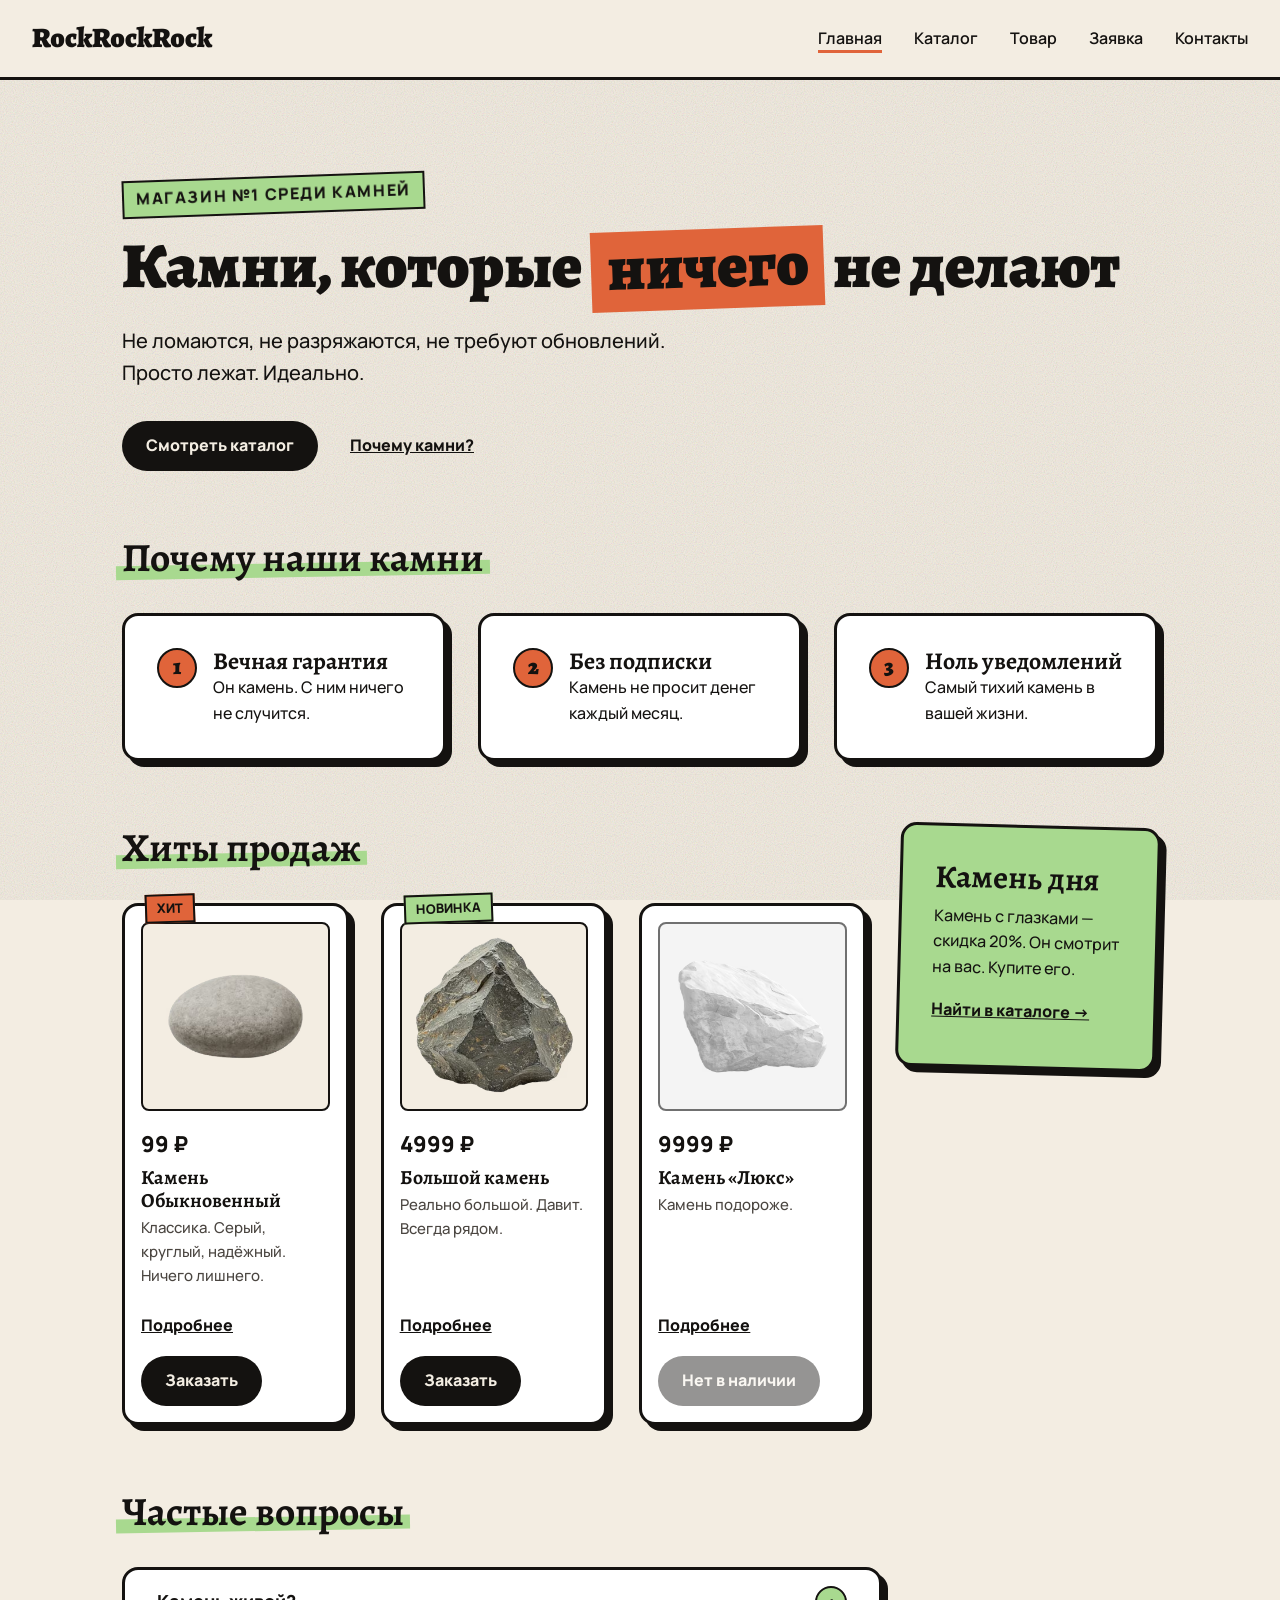
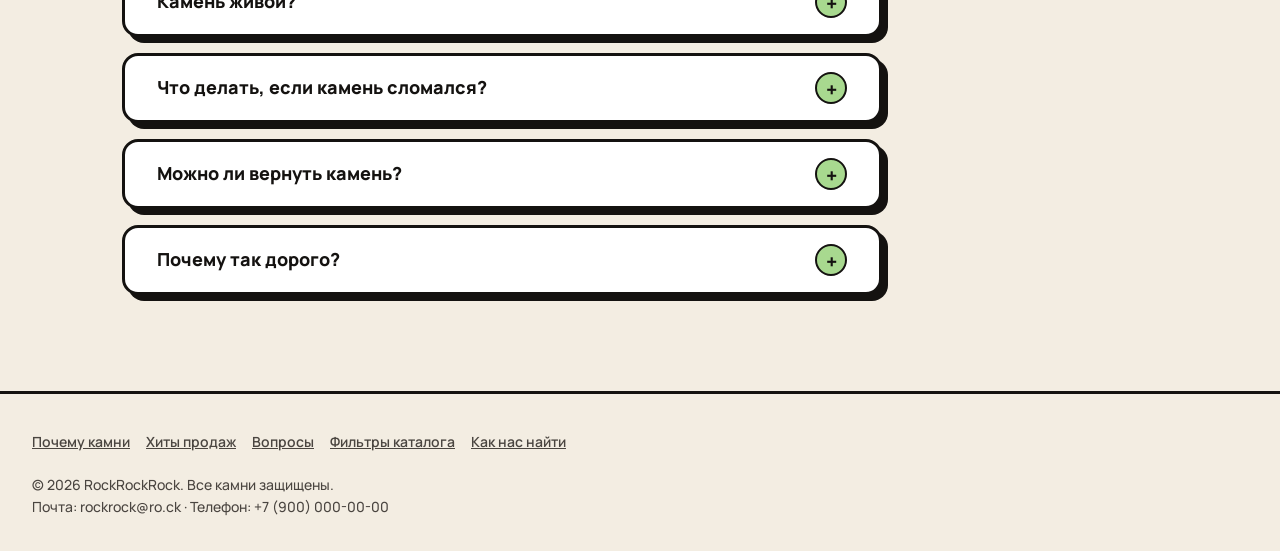
<file: index.html>
<!DOCTYPE html>
<html lang="ru">

<head>
    <meta charset="UTF-8">
    <meta name="viewport" content="width=device-width, initial-scale=1.0">
    <title>RockRockRock - камни, которые ничего не делают</title>
    <meta name="description"
        content="Интернет-магазин камней: офисные, подарочные и премиальные камни. Хиты продаж и доставка.">

    <link rel="preconnect" href="https://fonts.googleapis.com">
    <link rel="preconnect" href="https://fonts.gstatic.com" crossorigin>
    <link
        href="https://fonts.googleapis.com/css2?family=Alegreya:wght@700;900&family=Manrope:wght@400;500;600;800&display=swap"
        rel="stylesheet">

    <link rel="stylesheet" href="css/style.css">
    <link rel="stylesheet" href="css/responsive.css">
    <script src="js/main.js" defer></script>
</head>

<body>
    <a class="skip-link" href="#main">Перейти к основному содержимому</a>

    <header class="site-header">
        <a class="site-header__logo" href="index.html">RockRockRock</a>

        <button class="nav-toggle" type="button" aria-expanded="false" aria-controls="site-nav">
            <span class="nav-toggle__icon" aria-hidden="true"></span>
            Меню
        </button>

        <nav class="site-nav" id="site-nav" aria-label="Основная навигация">
            <ul class="site-nav__list">
                <li class="site-nav__item"><a class="site-nav__link site-nav__link--active" href="index.html"
                        aria-current="page">Главная</a></li>
                <li class="site-nav__item"><a class="site-nav__link" href="catalog.html">Каталог</a></li>
                <li class="site-nav__item"><a class="site-nav__link" href="product.html">Товар</a></li>
                <li class="site-nav__item"><a class="site-nav__link" href="order.html">Заявка</a></li>
                <li class="site-nav__item"><a class="site-nav__link" href="contacts.html">Контакты</a></li>
            </ul>
        </nav>
    </header>

    <main class="page" id="main" tabindex="-1">
        <section class="hero">
            <p class="hero__label">Магазин №1 среди камней</p>
            <h1 class="hero__title">Камни, которые <span class="hero__accent">ничего</span> не&nbsp;делают</h1>
            <p class="hero__text">Не ломаются, не разряжаются, не требуют обновлений. Просто лежат. Идеально.</p>
            <div class="hero__actions">
                <a class="button" href="catalog.html">Смотреть каталог</a>
                <a class="hero__link" href="#advantages">Почему камни?</a>
            </div>
        </section>

        <section class="advantages" id="advantages">
            <h2 class="section-title">Почему наши камни</h2>
            <ul class="advantages__list">
                <li class="advantages__item">
                    <h3 class="advantages__title">Вечная гарантия</h3>
                    <p class="advantages__text">Он камень. С ним ничего не случится.</p>
                </li>
                <li class="advantages__item">
                    <h3 class="advantages__title">Без подписки</h3>
                    <p class="advantages__text">Камень не просит денег каждый месяц.</p>
                </li>
                <li class="advantages__item">
                    <h3 class="advantages__title">Ноль уведомлений</h3>
                    <p class="advantages__text">Самый тихий камень в вашей жизни.</p>
                </li>
            </ul>
        </section>

        <div class="home-layout">
            <section class="popular" id="popular">
                <h2 class="section-title">Хиты продаж</h2>

                <div class="popular__grid">
                    <article class="product-card">
                        <picture class="product-card__media">
                            <source type="image/avif"
                                srcset="images/rock-1-sm.avif 320w, images/rock-1-lg.avif 350w"
                                sizes="(min-width: 1024px) 240px, (min-width: 768px) 30vw, (min-width: 480px) 45vw, 104px">
                            <img class="product-card__image" src="images/rock-1-sm.webp"
                                srcset="images/rock-1-sm.webp 320w, images/rock-1-lg.webp 350w"
                                sizes="(min-width: 1024px) 240px, (min-width: 768px) 30vw, (min-width: 480px) 45vw, 104px"
                                alt="Серый гладкий камень круглой формы" width="320" height="320" loading="lazy">
                        </picture>
                        <span class="product-card__badge badge badge--hit">Хит</span>
                        <p class="product-card__price">99 ₽</p>
                        <h3 class="product-card__title">Камень Обыкновенный</h3>
                        <p class="product-card__description">Классика. Серый, круглый, надёжный. Ничего лишнего.</p>
                        <div class="product-card__actions">
                            <a class="product-card__link" href="product.html">Подробнее<span class="visually-hidden"> о товаре «Камень Обыкновенный»</span></a>
                            <button class="button product-card__button" type="button"
                                data-product="Камень Обыкновенный">Заказать</button>
                        </div>
                    </article>

                    <article class="product-card">
                        <picture class="product-card__media">
                            <source type="image/avif"
                                srcset="images/rock-2-sm.avif 320w, images/rock-2-lg.avif 800w"
                                sizes="(min-width: 1024px) 240px, (min-width: 768px) 30vw, (min-width: 480px) 45vw, 104px">
                            <img class="product-card__image" src="images/rock-2-sm.webp"
                                srcset="images/rock-2-sm.webp 320w, images/rock-2-lg.webp 800w"
                                sizes="(min-width: 1024px) 240px, (min-width: 768px) 30vw, (min-width: 480px) 45vw, 104px"
                                alt="Крупный тёмный валун" width="320" height="320" loading="lazy">
                        </picture>
                        <span class="product-card__badge badge badge--new">Новинка</span>
                        <p class="product-card__price">4999 ₽</p>
                        <h3 class="product-card__title">Большой камень</h3>
                        <p class="product-card__description">Реально большой. Давит. Всегда рядом.</p>
                        <div class="product-card__actions">
                            <a class="product-card__link" href="product.html">Подробнее<span class="visually-hidden"> о товаре «Большой камень»</span></a>
                            <button class="button product-card__button" type="button"
                                data-product="Большой камень">Заказать</button>
                        </div>
                    </article>

                    <article class="product-card product-card--soldout">
                        <picture class="product-card__media">
                            <source type="image/avif"
                                srcset="images/rock-3-sm.avif 320w, images/rock-3-lg.avif 800w"
                                sizes="(min-width: 1024px) 240px, (min-width: 768px) 30vw, (min-width: 480px) 45vw, 104px">
                            <img class="product-card__image" src="images/rock-3-sm.webp"
                                srcset="images/rock-3-sm.webp 320w, images/rock-3-lg.webp 800w"
                                sizes="(min-width: 1024px) 240px, (min-width: 768px) 30vw, (min-width: 480px) 45vw, 104px"
                                alt="Блестящий камень премиум-класса" width="320" height="320" loading="lazy">
                        </picture>
                        <p class="product-card__price">9999 ₽</p>
                        <h3 class="product-card__title">Камень «Люкс»</h3>
                        <p class="product-card__description">Камень подороже.</p>
                        <div class="product-card__actions">
                            <a class="product-card__link" href="product.html">Подробнее<span class="visually-hidden"> о товаре «Камень «Люкс»»</span></a>
                            <button class="button product-card__button" type="button" data-product="Камень «Люкс»"
                                disabled>Нет в наличии</button>
                        </div>
                    </article>
                </div>
            </section>

            <aside class="promo" aria-labelledby="promo-title">
                <h2 class="promo__title" id="promo-title">Камень дня</h2>
                <p class="promo__text">Камень с глазками — скидка 20%. Он смотрит на вас. Купите его.</p>
                <a class="promo__link" href="catalog.html">Найти в каталоге →</a>
            </aside>
        </div>

        <section class="faq" id="faq">
            <h2 class="section-title">Частые вопросы</h2>

            <div class="faq__list">
                <details class="faq__item">
                    <summary class="faq__question">Камень живой?</summary>
                    <p class="faq__answer">Нет. Но он об этом не знает, поэтому не переживает.</p>
                </details>

                <details class="faq__item">
                    <summary class="faq__question">Что делать, если камень сломался?</summary>
                    <p class="faq__answer">Поздравляем: теперь у вас два камня.</p>
                </details>

                <details class="faq__item">
                    <summary class="faq__question">Можно ли вернуть камень?</summary>
                    <p class="faq__answer">Можно в течение 14 дней. Камень при этом не должен быть использован. Как вы его используете - не наше дело.</p>
                </details>

                <details class="faq__item">
                    <summary class="faq__question">Почему так дорого?</summary>
                    <p class="faq__answer">Каждый камень формировался миллионы лет. Считайте, что вы платите за выслугу.</p>
                </details>
            </div>
        </section>

        <!-- модальное окно: showModal() держит фокус внутри, Esc закрывает -->
        <dialog class="order-dialog" id="order-dialog" aria-labelledby="order-dialog-title">
            <h2 class="order-dialog__title" id="order-dialog-title">Оформление заявки</h2>

            <form class="order-form" id="order-form" action="#" method="post" novalidate>
                <input id="selected-product" name="selected-product" type="hidden">

                <div class="order-form__field">
                    <label class="order-form__label" for="order-name">Имя</label>
                    <input class="order-form__input" id="order-name" name="name" type="text"
                        placeholder="Как вас зовут?" minlength="2" autocomplete="given-name" required>
                </div>

                <div class="order-form__field">
                    <label class="order-form__label" for="order-email">E-mail</label>
                    <input class="order-form__input" id="order-email" name="email" type="email"
                        placeholder="example@mail.ru" autocomplete="email" required>
                </div>

                <div class="order-form__field">
                    <label class="order-form__label" for="order-phone">Телефон</label>
                    <input class="order-form__input" id="order-phone" name="phone" type="tel" inputmode="tel"
                        placeholder="+7 (900) 000-00-00" pattern="^\+7 \(\d{3}\) \d{3}-\d{2}-\d{2}$"
                        autocomplete="tel" aria-describedby="order-phone-hint" required>
                    <small class="order-form__hint" id="order-phone-hint">Формат: +7 (900) 000-00-00</small>
                </div>

                <div class="order-form__field">
                    <label class="order-form__label" for="order-date">Когда доставить камень</label>
                    <input class="order-form__input" id="order-date" name="date" type="date">
                </div>

                <div class="order-form__field">
                    <label class="order-form__label" for="order-topic">Тема заявки</label>
                    <select class="order-form__input" id="order-topic" name="topic" required>
                        <option value="">Выберите тему</option>
                        <option value="product">Заказ камня</option>
                        <option value="consultation">Консультация по камням</option>
                        <option value="delivery">Доставка</option>
                    </select>
                </div>

                <div class="order-form__field">
                    <label class="order-form__label" for="order-comment">Комментарий</label>
                    <textarea class="order-form__input" id="order-comment" name="comment" rows="3"
                        placeholder="Пожелания к камню"></textarea>
                </div>

                <div class="order-form__field order-form__field--checkbox">
                    <input class="order-form__checkbox" id="order-agreement" name="agreement" type="checkbox" required>
                    <label class="order-form__checkbox-label" for="order-agreement">Я согласен на обработку данных</label>
                </div>

                <div class="order-form__actions">
                    <button class="button button--ghost" type="button" id="close-order-dialog">Закрыть</button>
                    <button class="button" type="submit">Отправить заявку</button>
                </div>
            </form>
        </dialog>

        <p class="success-message" id="success-message" role="status" hidden>
            Форма успешно отправлена! Камень уже собирается в путь.
        </p>
    </main>

    <footer class="site-footer">
        <nav class="footer-nav" aria-label="Быстрые ссылки">
            <ul class="footer-nav__list">
                <li class="footer-nav__item"><a class="footer-nav__link" href="index.html#advantages">Почему камни</a></li>
                <li class="footer-nav__item"><a class="footer-nav__link" href="index.html#popular">Хиты продаж</a></li>
                <li class="footer-nav__item"><a class="footer-nav__link" href="index.html#faq">Вопросы</a></li>
                <li class="footer-nav__item"><a class="footer-nav__link" href="catalog.html#filters">Фильтры каталога</a></li>
                <li class="footer-nav__item"><a class="footer-nav__link" href="contacts.html#address">Как нас найти</a></li>
            </ul>
        </nav>
        <p class="site-footer__text">© 2026 RockRockRock. Все камни защищены.</p>
        <p class="site-footer__text">Почта: rockrock@ro.ck · Телефон: +7 (900) 000-00-00</p>
    </footer>
</body>

</html>
</file>
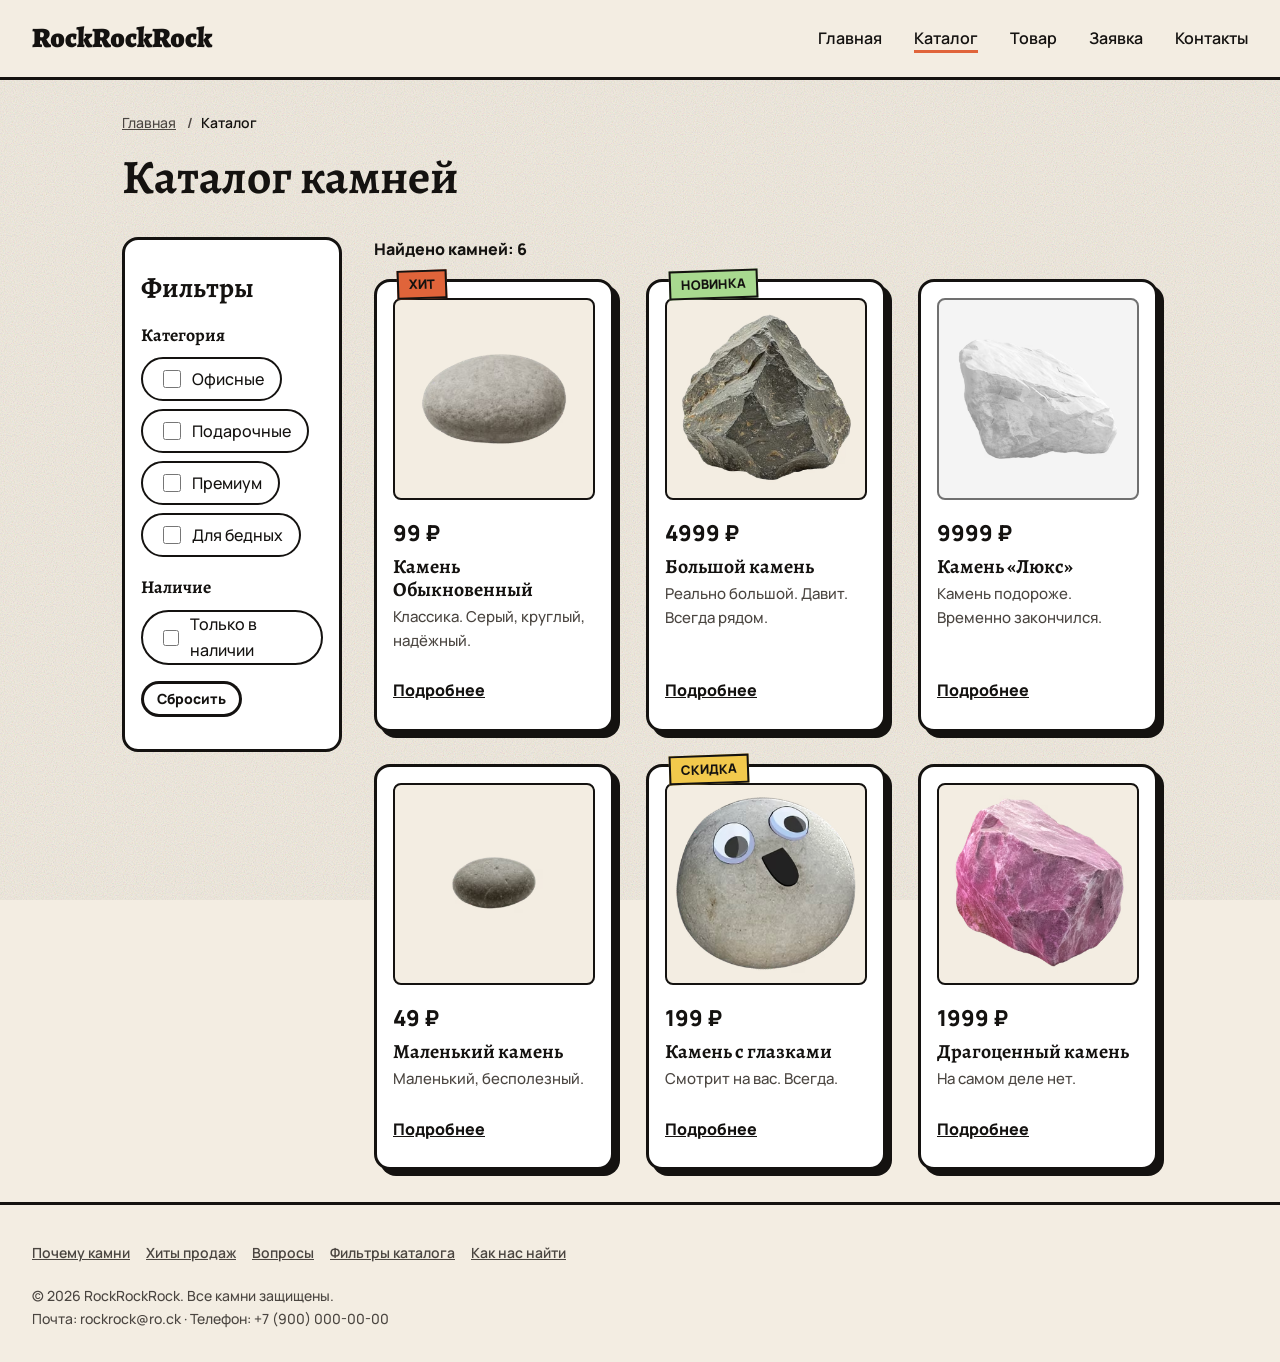
<file: catalog.html>
<!DOCTYPE html>
<html lang="ru">

<head>
    <meta charset="UTF-8">
    <meta name="viewport" content="width=device-width, initial-scale=1.0">
    <title>Каталог камней — RockRockRock</title>
    <meta name="description" content="Все камни магазина: фильтры по категориям, цены и наличие.">

    <link rel="preconnect" href="https://fonts.googleapis.com">
    <link rel="preconnect" href="https://fonts.gstatic.com" crossorigin>
    <link
        href="https://fonts.googleapis.com/css2?family=Alegreya:wght@700;900&family=Manrope:wght@400;500;600;800&display=swap"
        rel="stylesheet">

    <link rel="stylesheet" href="css/style.css">
    <link rel="stylesheet" href="css/responsive.css">
    <script src="js/main.js" defer></script>
</head>

<body>
    <a class="skip-link" href="#main">Перейти к основному содержимому</a>

    <header class="site-header">
        <a class="site-header__logo" href="index.html">RockRockRock</a>

        <button class="nav-toggle" type="button" aria-expanded="false" aria-controls="site-nav">
            <span class="nav-toggle__icon" aria-hidden="true"></span>
            Меню
        </button>

        <nav class="site-nav" id="site-nav" aria-label="Основная навигация">
            <ul class="site-nav__list">
                <li class="site-nav__item"><a class="site-nav__link" href="index.html">Главная</a></li>
                <li class="site-nav__item"><a class="site-nav__link site-nav__link--active" href="catalog.html"
                        aria-current="page">Каталог</a></li>
                <li class="site-nav__item"><a class="site-nav__link" href="product.html">Товар</a></li>
                <li class="site-nav__item"><a class="site-nav__link" href="order.html">Заявка</a></li>
                <li class="site-nav__item"><a class="site-nav__link" href="contacts.html">Контакты</a></li>
            </ul>
        </nav>
    </header>

    <main class="page" id="main" tabindex="-1">
        <nav class="breadcrumbs" aria-label="Хлебные крошки">
            <a class="breadcrumbs__item breadcrumbs__link" href="index.html">Главная</a>
            <span class="breadcrumbs__item breadcrumbs__item--current" aria-current="page">Каталог</span>
        </nav>

        <h1 class="page-title">Каталог камней</h1>

        <div class="catalog">
            <aside class="filters" id="filters" aria-labelledby="filters-title">
                <div class="filters__head">
                    <h2 class="filters__title" id="filters-title">Фильтры</h2>
                    <!-- на телефоне и планшете панель свёрнута, кнопка её открывает -->
                    <button class="filters__toggle button button--ghost button--small" type="button"
                        aria-expanded="false" aria-controls="filters-panel">Показать</button>
                </div>

                <form class="filters__panel" id="filters-panel">
                    <fieldset class="filters__group">
                        <legend class="filters__subtitle">Категория</legend>
                        <ul class="filters__list">
                            <li class="filters__item"><label class="filters__option"><input class="filters__checkbox" type="checkbox" name="category" value="office"> Офисные</label></li>
                            <li class="filters__item"><label class="filters__option"><input class="filters__checkbox" type="checkbox" name="category" value="gift"> Подарочные</label></li>
                            <li class="filters__item"><label class="filters__option"><input class="filters__checkbox" type="checkbox" name="category" value="premium"> Премиум</label></li>
                            <li class="filters__item"><label class="filters__option"><input class="filters__checkbox" type="checkbox" name="category" value="budget"> Для бедных</label></li>
                        </ul>
                    </fieldset>

                    <fieldset class="filters__group">
                        <legend class="filters__subtitle">Наличие</legend>
                        <ul class="filters__list">
                            <li class="filters__item"><label class="filters__option"><input class="filters__checkbox" type="checkbox" name="stock" value="yes"> Только в наличии</label></li>
                        </ul>
                    </fieldset>

                    <button class="button button--ghost button--small" type="reset">Сбросить</button>
                </form>
            </aside>

            <section class="catalog__results" aria-labelledby="products-title">
                <h2 class="visually-hidden" id="products-title">Список товаров</h2>
                <!-- aria-live: скринридер сам озвучит новое число после фильтрации -->
                <p class="catalog__count" id="catalog-count" aria-live="polite">Найдено камней: 6</p>
                <p class="catalog__empty" id="catalog-empty" hidden>Таких камней нет. Попробуйте снять часть фильтров.</p>

                <div class="catalog__products">
                    <article class="product-card" data-category="office budget" data-stock="yes">
                        <picture class="product-card__media">
                            <source type="image/avif"
                                srcset="images/rock-1-sm.avif 320w, images/rock-1-lg.avif 350w"
                                sizes="(min-width: 1024px) 250px, (min-width: 768px) 30vw, (min-width: 480px) 45vw, 104px">
                            <img class="product-card__image" src="images/rock-1-sm.webp"
                                srcset="images/rock-1-sm.webp 320w, images/rock-1-lg.webp 350w"
                                sizes="(min-width: 1024px) 250px, (min-width: 768px) 30vw, (min-width: 480px) 45vw, 104px"
                                alt="Серый гладкий камень круглой формы" width="320" height="320" loading="lazy">
                        </picture>
                        <span class="product-card__badge badge badge--hit">Хит</span>
                        <p class="product-card__price">99 ₽</p>
                        <h3 class="product-card__title">Камень Обыкновенный</h3>
                        <p class="product-card__description">Классика. Серый, круглый, надёжный.</p>
                        <div class="product-card__actions">
                            <a class="product-card__link" href="product.html">Подробнее<span class="visually-hidden"> о товаре «Камень Обыкновенный»</span></a>
                        </div>
                    </article>

                    <article class="product-card" data-category="office gift" data-stock="yes">
                        <picture class="product-card__media">
                            <source type="image/avif"
                                srcset="images/rock-2-sm.avif 320w, images/rock-2-lg.avif 800w"
                                sizes="(min-width: 1024px) 250px, (min-width: 768px) 30vw, (min-width: 480px) 45vw, 104px">
                            <img class="product-card__image" src="images/rock-2-sm.webp"
                                srcset="images/rock-2-sm.webp 320w, images/rock-2-lg.webp 800w"
                                sizes="(min-width: 1024px) 250px, (min-width: 768px) 30vw, (min-width: 480px) 45vw, 104px"
                                alt="Крупный тёмный валун" width="320" height="320" loading="lazy">
                        </picture>
                        <span class="product-card__badge badge badge--new">Новинка</span>
                        <p class="product-card__price">4999 ₽</p>
                        <h3 class="product-card__title">Большой камень</h3>
                        <p class="product-card__description">Реально большой. Давит. Всегда рядом.</p>
                        <div class="product-card__actions">
                            <a class="product-card__link" href="product.html">Подробнее<span class="visually-hidden"> о товаре «Большой камень»</span></a>
                        </div>
                    </article>

                    <article class="product-card product-card--soldout" data-category="premium" data-stock="no">
                        <picture class="product-card__media">
                            <source type="image/avif"
                                srcset="images/rock-3-sm.avif 320w, images/rock-3-lg.avif 800w"
                                sizes="(min-width: 1024px) 250px, (min-width: 768px) 30vw, (min-width: 480px) 45vw, 104px">
                            <img class="product-card__image" src="images/rock-3-sm.webp"
                                srcset="images/rock-3-sm.webp 320w, images/rock-3-lg.webp 800w"
                                sizes="(min-width: 1024px) 250px, (min-width: 768px) 30vw, (min-width: 480px) 45vw, 104px"
                                alt="Блестящий камень премиум-класса" width="320" height="320" loading="lazy">
                        </picture>
                        <p class="product-card__price">9999 ₽</p>
                        <h3 class="product-card__title">Камень «Люкс»</h3>
                        <p class="product-card__description">Камень подороже. Временно закончился.</p>
                        <div class="product-card__actions">
                            <a class="product-card__link" href="product.html">Подробнее<span class="visually-hidden"> о товаре «Камень «Люкс»»</span></a>
                        </div>
                    </article>

                    <article class="product-card" data-category="budget office" data-stock="yes">
                        <picture class="product-card__media">
                            <source type="image/avif"
                                srcset="images/rock-4-sm.avif 320w, images/rock-4-lg.avif 350w"
                                sizes="(min-width: 1024px) 250px, (min-width: 768px) 30vw, (min-width: 480px) 45vw, 104px">
                            <img class="product-card__image" src="images/rock-4-sm.webp"
                                srcset="images/rock-4-sm.webp 320w, images/rock-4-lg.webp 350w"
                                sizes="(min-width: 1024px) 250px, (min-width: 768px) 30vw, (min-width: 480px) 45vw, 104px"
                                alt="Небольшой серый камешек" width="320" height="320" loading="lazy">
                        </picture>
                        <p class="product-card__price">49 ₽</p>
                        <h3 class="product-card__title">Маленький камень</h3>
                        <p class="product-card__description">Маленький, бесполезный.</p>
                        <div class="product-card__actions">
                            <a class="product-card__link" href="product.html">Подробнее<span class="visually-hidden"> о товаре «Маленький камень»</span></a>
                        </div>
                    </article>

                    <article class="product-card" data-category="gift budget" data-stock="yes">
                        <picture class="product-card__media">
                            <source type="image/avif"
                                srcset="images/rock-5-sm.avif 320w, images/rock-5-lg.avif 400w"
                                sizes="(min-width: 1024px) 250px, (min-width: 768px) 30vw, (min-width: 480px) 45vw, 104px">
                            <img class="product-card__image" src="images/rock-5-sm.webp"
                                srcset="images/rock-5-sm.webp 320w, images/rock-5-lg.webp 400w"
                                sizes="(min-width: 1024px) 250px, (min-width: 768px) 30vw, (min-width: 480px) 45vw, 104px"
                                alt="Камень с наклеенными глазками" width="320" height="320" loading="lazy">
                        </picture>
                        <span class="product-card__badge badge badge--sale">Скидка</span>
                        <p class="product-card__price">199 ₽</p>
                        <h3 class="product-card__title">Камень с глазками</h3>
                        <p class="product-card__description">Смотрит на вас. Всегда.</p>
                        <div class="product-card__actions">
                            <a class="product-card__link" href="product.html">Подробнее<span class="visually-hidden"> о товаре «Камень с глазками»</span></a>
                        </div>
                    </article>

                    <article class="product-card" data-category="premium gift" data-stock="yes">
                        <picture class="product-card__media">
                            <source type="image/avif"
                                srcset="images/rock-6-sm.avif 320w, images/rock-6-lg.avif 800w"
                                sizes="(min-width: 1024px) 250px, (min-width: 768px) 30vw, (min-width: 480px) 45vw, 104px">
                            <img class="product-card__image" src="images/rock-6-sm.webp"
                                srcset="images/rock-6-sm.webp 320w, images/rock-6-lg.webp 800w"
                                sizes="(min-width: 1024px) 250px, (min-width: 768px) 30vw, (min-width: 480px) 45vw, 104px"
                                alt="Яркий камень, похожий на самоцвет" width="320" height="320" loading="lazy">
                        </picture>
                        <p class="product-card__price">1999 ₽</p>
                        <h3 class="product-card__title">Драгоценный камень</h3>
                        <p class="product-card__description">На самом деле нет.</p>
                        <div class="product-card__actions">
                            <a class="product-card__link" href="product.html">Подробнее<span class="visually-hidden"> о товаре «Драгоценный камень»</span></a>
                        </div>
                    </article>
                </div>
            </section>
        </div>
    </main>

    <footer class="site-footer">
        <nav class="footer-nav" aria-label="Быстрые ссылки">
            <ul class="footer-nav__list">
                <li class="footer-nav__item"><a class="footer-nav__link" href="index.html#advantages">Почему камни</a></li>
                <li class="footer-nav__item"><a class="footer-nav__link" href="index.html#popular">Хиты продаж</a></li>
                <li class="footer-nav__item"><a class="footer-nav__link" href="index.html#faq">Вопросы</a></li>
                <li class="footer-nav__item"><a class="footer-nav__link" href="catalog.html#filters">Фильтры каталога</a></li>
                <li class="footer-nav__item"><a class="footer-nav__link" href="contacts.html#address">Как нас найти</a></li>
            </ul>
        </nav>
        <p class="site-footer__text">© 2026 RockRockRock. Все камни защищены.</p>
        <p class="site-footer__text">Почта: rockrock@ro.ck · Телефон: +7 (900) 000-00-00</p>
    </footer>
</body>

</html>
</file>
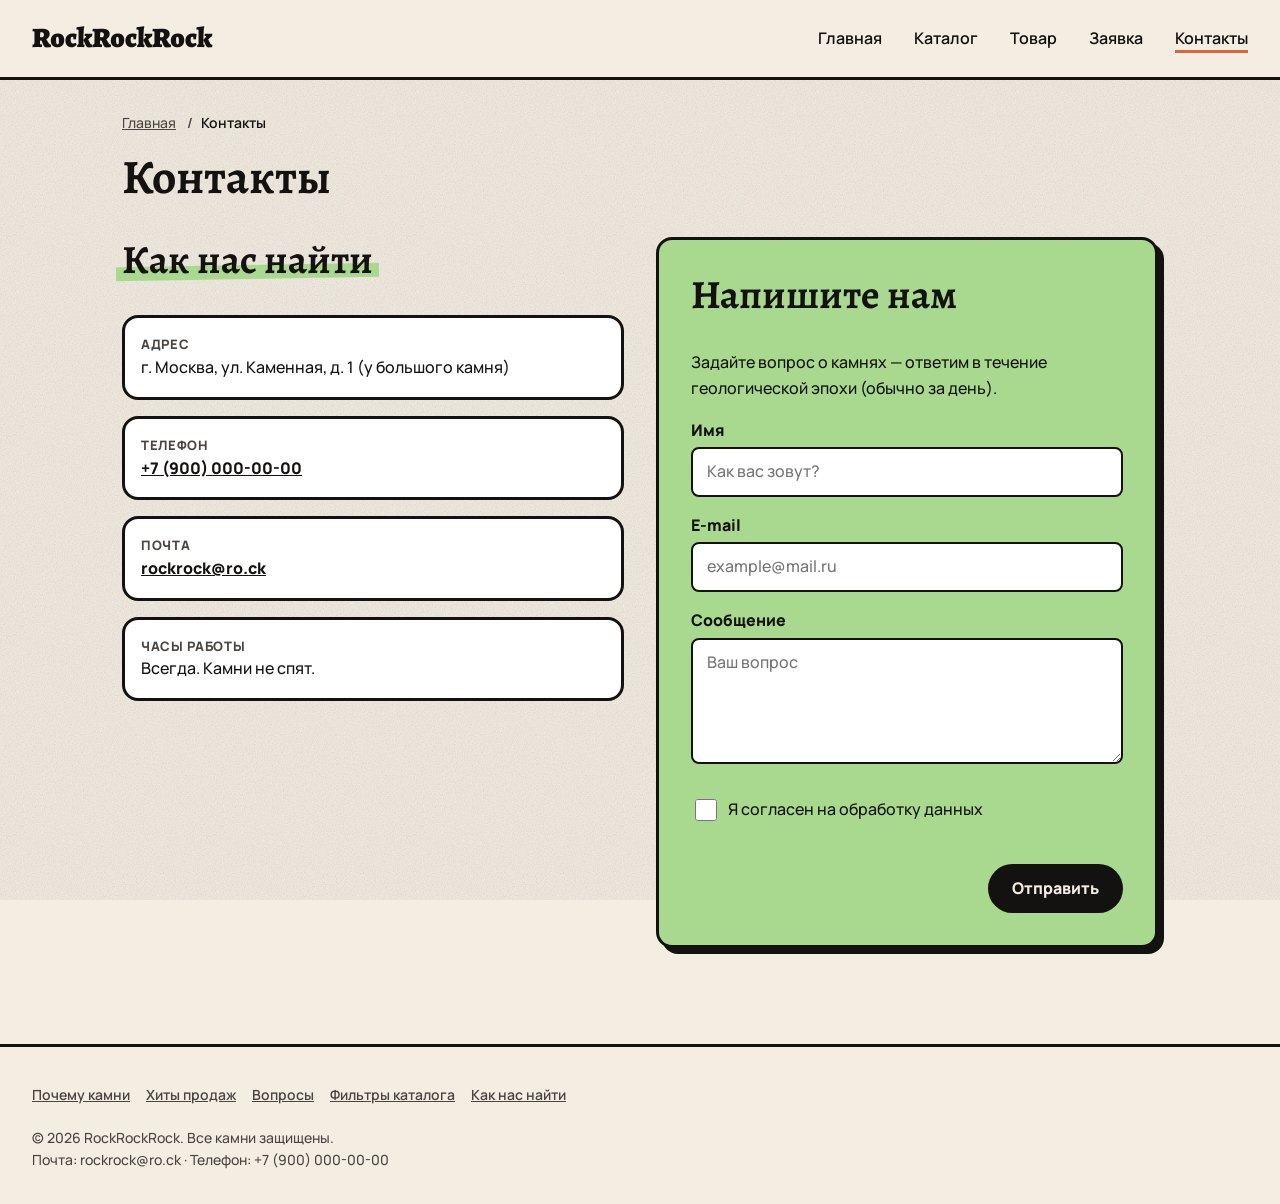
<file: contacts.html>
<!DOCTYPE html>
<html lang="ru">

<head>
    <meta charset="UTF-8">
    <meta name="viewport" content="width=device-width, initial-scale=1.0">
    <title>Контакты — RockRockRock</title>
    <meta name="description" content="Адрес, телефон и почта магазина камней RockRockRock. Форма обратной связи.">

    <link rel="preconnect" href="https://fonts.googleapis.com">
    <link rel="preconnect" href="https://fonts.gstatic.com" crossorigin>
    <link href="https://fonts.googleapis.com/css2?family=Alegreya:wght@700;900&family=Manrope:wght@400;500;600;800&display=swap" rel="stylesheet">

    <link rel="stylesheet" href="css/style.css">
    <link rel="stylesheet" href="css/responsive.css">
    <script src="js/main.js" defer></script>
</head>

<body>
    <a class="skip-link" href="#main">Перейти к основному содержимому</a>

    <header class="site-header">
        <a class="site-header__logo" href="index.html">RockRockRock</a>

        <button class="nav-toggle" type="button" aria-expanded="false" aria-controls="site-nav">
            <span class="nav-toggle__icon" aria-hidden="true"></span>
            Меню
        </button>

        <nav class="site-nav" id="site-nav" aria-label="Основная навигация">
            <ul class="site-nav__list">
                <li class="site-nav__item"><a class="site-nav__link" href="index.html">Главная</a></li>
                <li class="site-nav__item"><a class="site-nav__link" href="catalog.html">Каталог</a></li>
                <li class="site-nav__item"><a class="site-nav__link" href="product.html">Товар</a></li>
                <li class="site-nav__item"><a class="site-nav__link" href="order.html">Заявка</a></li>
                <li class="site-nav__item"><a class="site-nav__link site-nav__link--active" href="contacts.html" aria-current="page">Контакты</a></li>
            </ul>
        </nav>
    </header>

    <main class="page" id="main" tabindex="-1">
        <nav class="breadcrumbs" aria-label="Хлебные крошки">
            <a class="breadcrumbs__item breadcrumbs__link" href="index.html">Главная</a>
            <span class="breadcrumbs__item breadcrumbs__item--current" aria-current="page">Контакты</span>
        </nav>

        <h1 class="page-title">Контакты</h1>

        <!-- на телефоне блоки друг под другом, с 768px — в две колонки -->
        <div class="contacts-layout">
            <section class="contacts" id="address" aria-labelledby="address-title">
                <h2 class="section-title" id="address-title">Как нас найти</h2>
                <address class="contacts__list">
                    <p class="contacts__item"><span class="contacts__label">Адрес</span> г. Москва, ул. Каменная, д. 1 (у большого камня)</p>
                    <p class="contacts__item"><span class="contacts__label">Телефон</span> <a class="contacts__link" href="tel:+79000000000">+7 (900) 000-00-00</a></p>
                    <p class="contacts__item"><span class="contacts__label">Почта</span> <a class="contacts__link" href="mailto:rockrock@ro.ck">rockrock@ro.ck</a></p>
                    <p class="contacts__item"><span class="contacts__label">Часы работы</span> Всегда. Камни не спят.</p>
                </address>
            </section>

            <section class="feedback" aria-labelledby="feedback-title">
                <h2 class="section-title" id="feedback-title">Напишите нам</h2>
                <p class="feedback__text">Задайте вопрос о камнях — ответим в течение геологической эпохи (обычно за день).</p>

                <form class="order-form" id="feedback-form" action="#" method="post" novalidate>
                    <div class="order-form__field">
                        <label class="order-form__label" for="feedback-name">Имя</label>
                        <input class="order-form__input" id="feedback-name" name="name" type="text"
                            placeholder="Как вас зовут?" minlength="2" autocomplete="given-name" required>
                    </div>

                    <div class="order-form__field">
                        <label class="order-form__label" for="feedback-email">E-mail</label>
                        <input class="order-form__input" id="feedback-email" name="email" type="email"
                            placeholder="example@mail.ru" autocomplete="email" required>
                    </div>

                    <div class="order-form__field">
                        <label class="order-form__label" for="feedback-message">Сообщение</label>
                        <textarea class="order-form__input" id="feedback-message" name="message" rows="4"
                            placeholder="Ваш вопрос" minlength="5" required></textarea>
                    </div>

                    <div class="order-form__field order-form__field--checkbox">
                        <input class="order-form__checkbox" id="feedback-agreement" name="agreement" type="checkbox" required>
                        <label class="order-form__checkbox-label" for="feedback-agreement">Я согласен на обработку данных</label>
                    </div>

                    <div class="order-form__actions">
                        <button class="button" type="submit">Отправить</button>
                    </div>
                </form>
            </section>
        </div>

        <p class="success-message" id="success-message" role="status" hidden>
            Сообщение отправлено! Камень передаст его менеджеру.
        </p>
    </main>

    <footer class="site-footer">
        <nav class="footer-nav" aria-label="Быстрые ссылки">
            <ul class="footer-nav__list">
                <li class="footer-nav__item"><a class="footer-nav__link" href="index.html#advantages">Почему камни</a></li>
                <li class="footer-nav__item"><a class="footer-nav__link" href="index.html#popular">Хиты продаж</a></li>
                <li class="footer-nav__item"><a class="footer-nav__link" href="index.html#faq">Вопросы</a></li>
                <li class="footer-nav__item"><a class="footer-nav__link" href="catalog.html#filters">Фильтры каталога</a></li>
                <li class="footer-nav__item"><a class="footer-nav__link" href="contacts.html#address">Как нас найти</a></li>
            </ul>
        </nav>
        <p class="site-footer__text">© 2026 RockRockRock. Все камни защищены.</p>
        <p class="site-footer__text">Почта: rockrock@ro.ck · Телефон: +7 (900) 000-00-00</p>
    </footer>
</body>

</html>
</file>
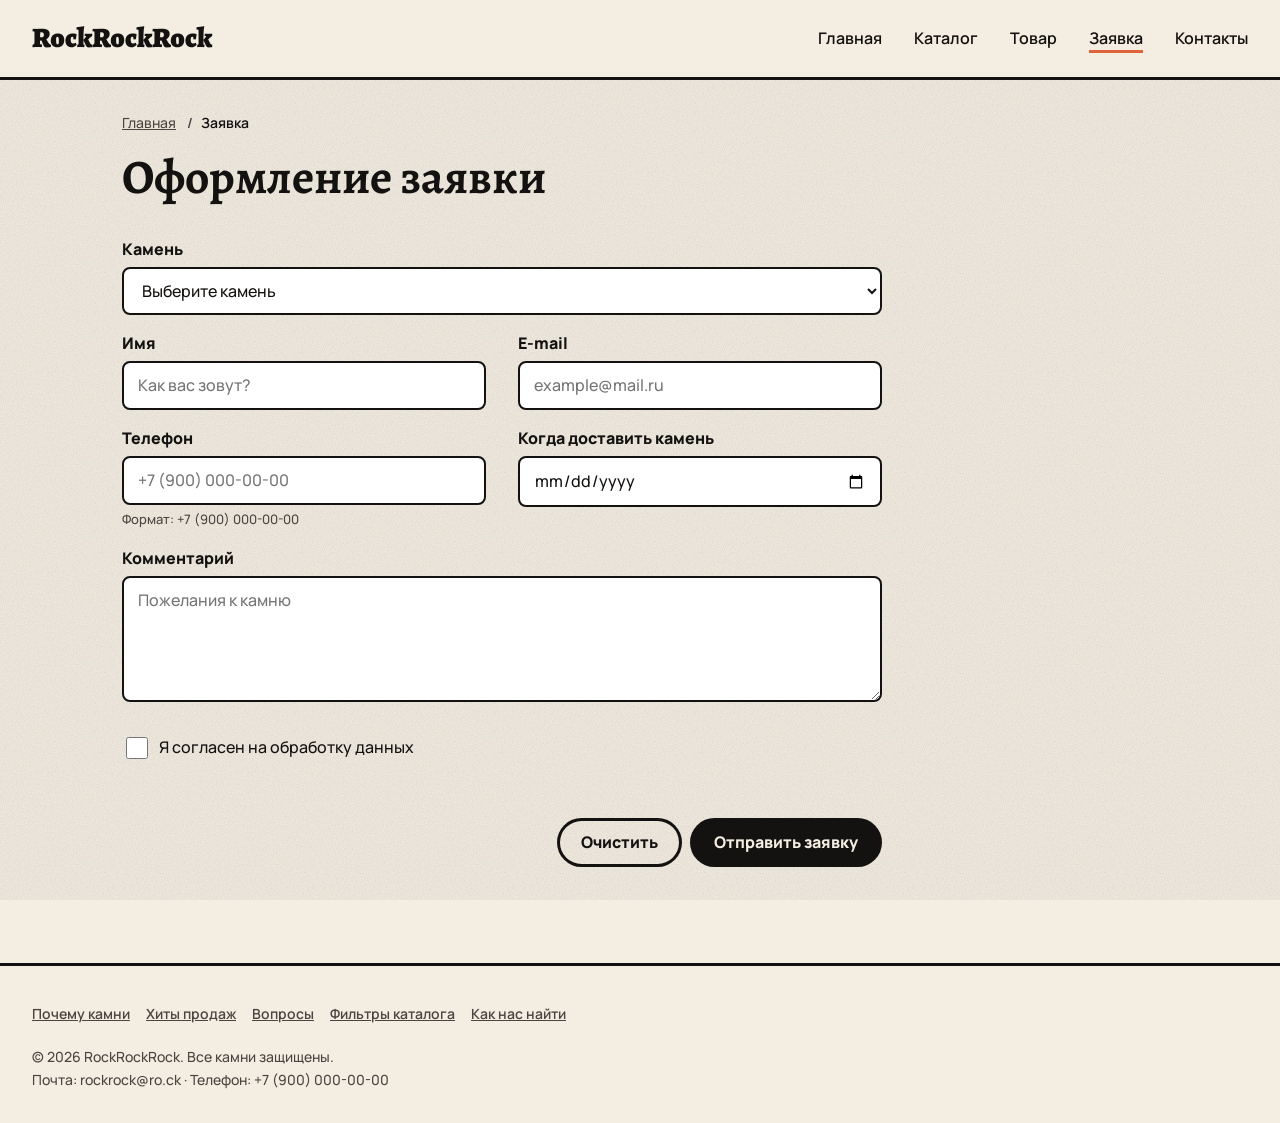
<file: order.html>
<!DOCTYPE html>
<html lang="ru">

<head>
    <meta charset="UTF-8">
    <meta name="viewport" content="width=device-width, initial-scale=1.0">
    <title>Оформление заявки — RockRockRock</title>
    <meta name="description" content="Оставьте заявку на покупку камня: имя, контакты и пожелания.">

    <link rel="preconnect" href="https://fonts.googleapis.com">
    <link rel="preconnect" href="https://fonts.gstatic.com" crossorigin>
    <link href="https://fonts.googleapis.com/css2?family=Alegreya:wght@700;900&family=Manrope:wght@400;500;600;800&display=swap" rel="stylesheet">

    <link rel="stylesheet" href="css/style.css">
    <link rel="stylesheet" href="css/responsive.css">
    <script src="js/main.js" defer></script>
</head>

<body>
    <a class="skip-link" href="#main">Перейти к основному содержимому</a>

    <header class="site-header">
        <a class="site-header__logo" href="index.html">RockRockRock</a>

        <button class="nav-toggle" type="button" aria-expanded="false" aria-controls="site-nav">
            <span class="nav-toggle__icon" aria-hidden="true"></span>
            Меню
        </button>

        <nav class="site-nav" id="site-nav" aria-label="Основная навигация">
            <ul class="site-nav__list">
                <li class="site-nav__item"><a class="site-nav__link" href="index.html">Главная</a></li>
                <li class="site-nav__item"><a class="site-nav__link" href="catalog.html">Каталог</a></li>
                <li class="site-nav__item"><a class="site-nav__link" href="product.html">Товар</a></li>
                <li class="site-nav__item"><a class="site-nav__link site-nav__link--active" href="order.html" aria-current="page">Заявка</a></li>
                <li class="site-nav__item"><a class="site-nav__link" href="contacts.html">Контакты</a></li>
            </ul>
        </nav>
    </header>

    <main class="page" id="main" tabindex="-1">
        <nav class="breadcrumbs" aria-label="Хлебные крошки">
            <a class="breadcrumbs__item breadcrumbs__link" href="index.html">Главная</a>
            <span class="breadcrumbs__item breadcrumbs__item--current" aria-current="page">Заявка</span>
        </nav>

        <h1 class="page-title">Оформление заявки</h1>

        <section class="order-page" aria-labelledby="order-form-title">
            <h2 class="visually-hidden" id="order-form-title">Форма заявки</h2>

            <!-- order-form--columns: на телефоне одна колонка, с 768px — две -->
            <form class="order-form order-form--columns" id="order-form" action="#" method="post" novalidate>
                <div class="order-form__field order-form__field--wide">
                    <label class="order-form__label" for="order-product">Камень</label>
                    <select class="order-form__input" id="order-product" name="product" required>
                        <option value="">Выберите камень</option>
                        <option value="ordinary">Камень Обыкновенный — 99 ₽</option>
                        <option value="big">Большой камень — 4999 ₽</option>
                        <option value="small">Маленький камень — 49 ₽</option>
                        <option value="eyes">Камень с глазками — 199 ₽</option>
                        <option value="precious">Драгоценный камень — 1999 ₽</option>
                    </select>
                </div>

                <div class="order-form__field">
                    <label class="order-form__label" for="order-name">Имя</label>
                    <input class="order-form__input" id="order-name" name="name" type="text"
                        placeholder="Как вас зовут?" minlength="2" autocomplete="given-name" required>
                </div>

                <div class="order-form__field">
                    <label class="order-form__label" for="order-email">E-mail</label>
                    <input class="order-form__input" id="order-email" name="email" type="email"
                        placeholder="example@mail.ru" autocomplete="email" required>
                </div>

                <div class="order-form__field">
                    <label class="order-form__label" for="order-phone">Телефон</label>
                    <input class="order-form__input" id="order-phone" name="phone" type="tel" inputmode="tel"
                        placeholder="+7 (900) 000-00-00" pattern="^\+7 \(\d{3}\) \d{3}-\d{2}-\d{2}$"
                        autocomplete="tel" aria-describedby="order-phone-hint" required>
                    <small class="order-form__hint" id="order-phone-hint">Формат: +7 (900) 000-00-00</small>
                </div>

                <div class="order-form__field">
                    <label class="order-form__label" for="order-date">Когда доставить камень</label>
                    <input class="order-form__input" id="order-date" name="date" type="date">
                </div>

                <div class="order-form__field order-form__field--wide">
                    <label class="order-form__label" for="order-comment">Комментарий</label>
                    <textarea class="order-form__input" id="order-comment" name="comment" rows="4"
                        placeholder="Пожелания к камню"></textarea>
                </div>

                <div class="order-form__field order-form__field--checkbox order-form__field--wide">
                    <input class="order-form__checkbox" id="order-agreement" name="agreement" type="checkbox" required>
                    <label class="order-form__checkbox-label" for="order-agreement">Я согласен на обработку данных</label>
                </div>

                <div class="order-form__actions">
                    <button class="button button--ghost" type="reset">Очистить</button>
                    <button class="button" type="submit">Отправить заявку</button>
                </div>
            </form>
        </section>

        <p class="success-message" id="success-message" role="status" hidden>
            Заявка отправлена! Камень уже собирается в путь.
        </p>
    </main>

    <footer class="site-footer">
        <nav class="footer-nav" aria-label="Быстрые ссылки">
            <ul class="footer-nav__list">
                <li class="footer-nav__item"><a class="footer-nav__link" href="index.html#advantages">Почему камни</a></li>
                <li class="footer-nav__item"><a class="footer-nav__link" href="index.html#popular">Хиты продаж</a></li>
                <li class="footer-nav__item"><a class="footer-nav__link" href="index.html#faq">Вопросы</a></li>
                <li class="footer-nav__item"><a class="footer-nav__link" href="catalog.html#filters">Фильтры каталога</a></li>
                <li class="footer-nav__item"><a class="footer-nav__link" href="contacts.html#address">Как нас найти</a></li>
            </ul>
        </nav>
        <p class="site-footer__text">© 2026 RockRockRock. Все камни защищены.</p>
        <p class="site-footer__text">Почта: rockrock@ro.ck · Телефон: +7 (900) 000-00-00</p>
    </footer>
</body>

</html>
</file>
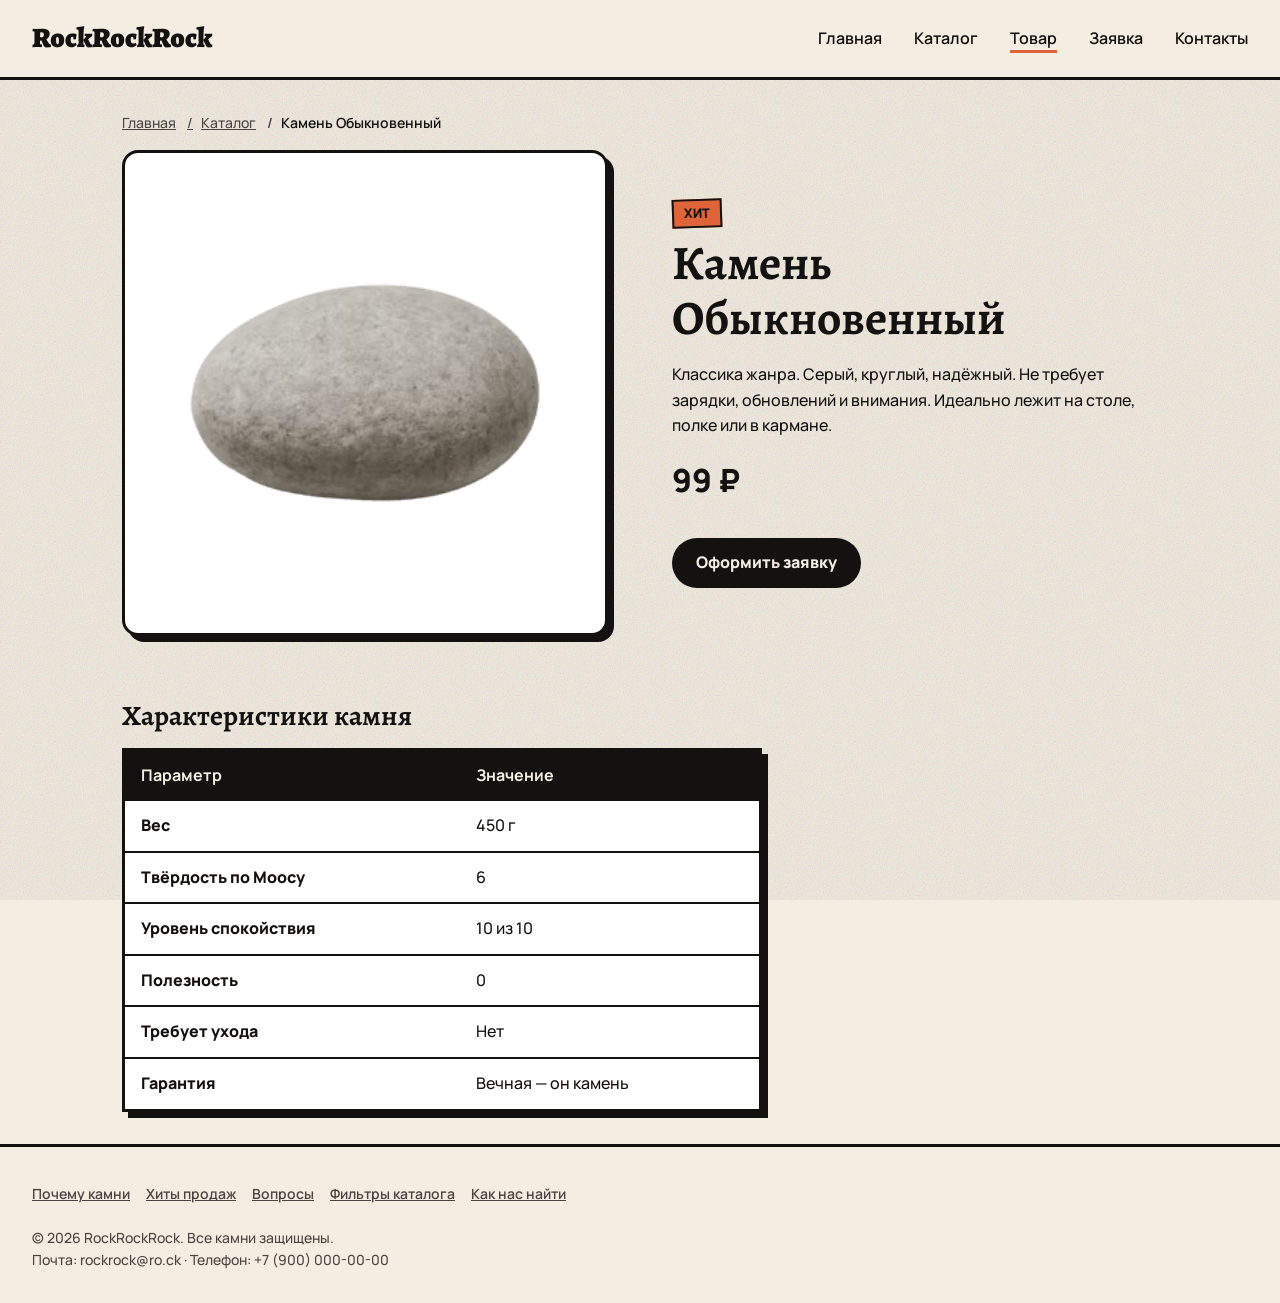
<file: product.html>
<!DOCTYPE html>
<html lang="ru">

<head>
    <meta charset="UTF-8">
    <meta name="viewport" content="width=device-width, initial-scale=1.0">
    <title>Камень Обыкновенный — RockRockRock</title>
    <meta name="description" content="Камень Обыкновенный: характеристики, цена и оформление заявки.">

    <link rel="preconnect" href="https://fonts.googleapis.com">
    <link rel="preconnect" href="https://fonts.gstatic.com" crossorigin>
    <link href="https://fonts.googleapis.com/css2?family=Alegreya:wght@700;900&family=Manrope:wght@400;500;600;800&display=swap" rel="stylesheet">

    <link rel="stylesheet" href="css/style.css">
    <link rel="stylesheet" href="css/responsive.css">
    <script src="js/main.js" defer></script>
</head>

<body>
    <a class="skip-link" href="#main">Перейти к основному содержимому</a>

    <header class="site-header">
        <a class="site-header__logo" href="index.html">RockRockRock</a>

        <button class="nav-toggle" type="button" aria-expanded="false" aria-controls="site-nav">
            <span class="nav-toggle__icon" aria-hidden="true"></span>
            Меню
        </button>

        <nav class="site-nav" id="site-nav" aria-label="Основная навигация">
            <ul class="site-nav__list">
                <li class="site-nav__item"><a class="site-nav__link" href="index.html">Главная</a></li>
                <li class="site-nav__item"><a class="site-nav__link" href="catalog.html">Каталог</a></li>
                <li class="site-nav__item"><a class="site-nav__link site-nav__link--active" href="product.html" aria-current="page">Товар</a></li>
                <li class="site-nav__item"><a class="site-nav__link" href="order.html">Заявка</a></li>
                <li class="site-nav__item"><a class="site-nav__link" href="contacts.html">Контакты</a></li>
            </ul>
        </nav>
    </header>

    <main class="page" id="main" tabindex="-1">
        <nav class="breadcrumbs" aria-label="Хлебные крошки">
            <a class="breadcrumbs__item breadcrumbs__link" href="index.html">Главная</a>
            <a class="breadcrumbs__item breadcrumbs__link" href="catalog.html">Каталог</a>
            <span class="breadcrumbs__item breadcrumbs__item--current" aria-current="page">Камень Обыкновенный</span>
        </nav>

        <article class="product">
            <!-- picture: на телефоне широкий кадр 4:3, с 768px — квадратный.
                 Внутри каждого варианта браузер берёт AVIF, если умеет, иначе WebP -->
            <picture class="product__media">
                <source media="(min-width: 768px)" type="image/avif" srcset="images/rock-1-lg.avif" width="350" height="350">
                <source media="(min-width: 768px)" type="image/webp" srcset="images/rock-1-lg.webp" width="350" height="350">
                <source type="image/avif" srcset="images/rock-1-wide.avif" width="350" height="262">
                <img class="product__image" src="images/rock-1-wide.webp" alt="Серый гладкий камень круглой формы на светлом фоне" width="350" height="262">
            </picture>

            <div class="product__info">
                <span class="product__badge badge badge--hit">Хит</span>
                <h1 class="product__title">Камень Обыкновенный</h1>
                <p class="product__text">Классика жанра. Серый, круглый, надёжный. Не требует зарядки, обновлений и внимания. Идеально лежит на столе, полке или в кармане.</p>
                <p class="product__price">99 ₽</p>
                <a class="button" href="order.html">Оформить заявку</a>
            </div>
        </article>

        <section class="specs-section" aria-labelledby="specs-title">
            <h2 class="specs-section__title" id="specs-title">Характеристики камня</h2>

            <!-- tabindex="0": если таблица прокручивается вбок, до неё можно дойти Tab-ом и листать стрелками -->
            <div class="table-wrapper" tabindex="0" role="region" aria-labelledby="specs-title">
                <table class="specs">
                    <thead>
                        <tr class="specs__row specs__row--head">
                            <th class="specs__cell specs__cell--head" scope="col">Параметр</th>
                            <th class="specs__cell specs__cell--head" scope="col">Значение</th>
                        </tr>
                    </thead>
                    <tbody>
                        <tr class="specs__row">
                            <th class="specs__cell specs__cell--title" scope="row">Вес</th>
                            <td class="specs__cell">450 г</td>
                        </tr>
                        <tr class="specs__row">
                            <th class="specs__cell specs__cell--title" scope="row">Твёрдость по Моосу</th>
                            <td class="specs__cell">6</td>
                        </tr>
                        <tr class="specs__row">
                            <th class="specs__cell specs__cell--title" scope="row">Уровень спокойствия</th>
                            <td class="specs__cell">10 из 10</td>
                        </tr>
                        <tr class="specs__row">
                            <th class="specs__cell specs__cell--title" scope="row">Полезность</th>
                            <td class="specs__cell">0</td>
                        </tr>
                        <tr class="specs__row">
                            <th class="specs__cell specs__cell--title" scope="row">Требует ухода</th>
                            <td class="specs__cell">Нет</td>
                        </tr>
                        <tr class="specs__row">
                            <th class="specs__cell specs__cell--title" scope="row">Гарантия</th>
                            <td class="specs__cell">Вечная — он камень</td>
                        </tr>
                    </tbody>
                </table>
            </div>
        </section>
    </main>

    <footer class="site-footer">
        <nav class="footer-nav" aria-label="Быстрые ссылки">
            <ul class="footer-nav__list">
                <li class="footer-nav__item"><a class="footer-nav__link" href="index.html#advantages">Почему камни</a></li>
                <li class="footer-nav__item"><a class="footer-nav__link" href="index.html#popular">Хиты продаж</a></li>
                <li class="footer-nav__item"><a class="footer-nav__link" href="index.html#faq">Вопросы</a></li>
                <li class="footer-nav__item"><a class="footer-nav__link" href="catalog.html#filters">Фильтры каталога</a></li>
                <li class="footer-nav__item"><a class="footer-nav__link" href="contacts.html#address">Как нас найти</a></li>
            </ul>
        </nav>
        <p class="site-footer__text">© 2026 RockRockRock. Все камни защищены.</p>
        <p class="site-footer__text">Почта: rockrock@ro.ck · Телефон: +7 (900) 000-00-00</p>
    </footer>
</body>

</html>
</file>
<file: css/style.css>
/* =========================================
   style.css — оформление сайта и МОБИЛЬНАЯ раскладка.
   Подход Mobile First: всё, что здесь, — это вид на телефоне (от 360px).
   Расширение под планшет и десктоп лежит в responsive.css.
   ========================================= */


/* =========================================
   1. ПЕРЕМЕННЫЕ
   ========================================= */
:root {
  /* цвета */
  --color-bg: #f3ede2;
  --color-surface: #ffffff;
  --color-text: #141210;
  --color-text-muted: #4a4540;
  --color-accent: #e0643a;
  /* тёмный оранжевый для ТЕКСТА: у #e0643a на светлом фоне контраст < 3:1 */
  --color-accent-dark: #b5441c;
  --color-accent-2: #a8d98f;
  --color-accent-3: #f2c94c;
  --color-border: #141210;
  --color-danger: #c62828;
  --color-danger-bg: #fdecea;
  --color-backdrop: rgba(20, 18, 16, 0.6);

  /* шрифты */
  --font-text: "Manrope", sans-serif;
  --font-title: "Alegreya", serif;

  /* отступы (--space-xl увеличивается на планшете, см. responsive.css) */
  --space-xs: 4px;
  --space-sm: 8px;
  --space-md: 16px;
  --space-lg: 32px;
  --space-xl: 40px;

  /* скругления */
  --radius-sm: 8px;
  --radius-md: 16px;
  --radius-pill: 999px;

  /* обводки и тени */
  --border: 3px solid var(--color-border);
  --shadow: 6px 6px 0 var(--color-border);
  --shadow-lg: 10px 10px 0 var(--color-border);

  /* анимация */
  --transition: 0.15s ease;

  /* высота липкой шапки — отступ для якорей и липких фильтров */
  --header-offset: 80px;

  /* минимальный размер области нажатия на телефоне */
  --tap-size: 44px;
}


/* =========================================
   2. СБРОС СТИЛЕЙ
   ========================================= */
*,
*::before,
*::after {
  box-sizing: border-box;
}

body,
h1,
h2,
h3,
p,
ul {
  margin: 0;
}

ul {
  padding: 0;
  list-style: none;
}

/* атрибут hidden должен прятать элемент, даже если у класса задан display */
[hidden] {
  display: none !important;
}


/* =========================================
   3. БАЗОВЫЕ СТИЛИ
   ========================================= */
html {
  scroll-behavior: smooth;
}

body {
  font-family: var(--font-text);
  font-weight: 500;
  font-size: 16px;
  line-height: 1.6;
  color: var(--color-text);
  background-color: var(--color-bg);
}

h1,
h2,
h3 {
  font-family: var(--font-title);
  line-height: 1.15;
}

a {
  color: inherit;
  transition: color var(--transition);
}

/* единый видимый фокус для всех интерактивных элементов.
   Тёмная обводка — контраст с фоном больше 3:1 */
a:focus-visible,
button:focus-visible,
input:focus-visible,
select:focus-visible,
textarea:focus-visible,
summary:focus-visible,
[tabindex]:focus-visible {
  outline: 3px solid var(--color-text);
  outline-offset: 3px;
}

/* цель якорной ссылки */
:target {
  outline: 3px dashed var(--color-accent);
  outline-offset: 8px;
  scroll-margin-top: var(--header-offset);
}

/* main получает фокус через skip-link — рамка тут не нужна */
main:focus {
  outline: none;
}

.page {
  max-width: 1100px;
  margin: 0 auto;
  padding: var(--space-lg) var(--space-md);
}

.page-title {
  font-size: 34px;
  margin-bottom: var(--space-lg);
}

/* заголовок раздела — с цветной полосой-маркером под текстом */
.section-title {
  position: relative;
  display: inline-block;
  font-size: 30px;
  margin-bottom: var(--space-lg);
}

.section-title::after {
  content: "";
  position: absolute;
  left: -6px;
  right: -6px;
  bottom: 4px;
  z-index: -1;
  height: 12px;
  background-color: var(--color-accent-2);
  transform: rotate(-1deg);
}


/* =========================================
   4. ДОСТУПНОСТЬ: ВСПОМОГАТЕЛЬНЫЕ КЛАССЫ
   ========================================= */

/* ссылка «перейти к содержимому» — видна только при фокусе с клавиатуры */
.skip-link {
  position: absolute;
  top: var(--space-sm);
  left: var(--space-sm);
  z-index: 200;
  padding: var(--space-sm) var(--space-md);
  background-color: var(--color-text);
  color: var(--color-bg);
  font-weight: 800;
  border-radius: var(--radius-sm);
  transform: translateY(-200%);
  transition: transform var(--transition);
}

.skip-link:focus {
  transform: translateY(0);
}

/* текст скрыт с экрана, но его читает скринридер */
.visually-hidden {
  position: absolute;
  width: 1px;
  height: 1px;
  margin: -1px;
  padding: 0;
  overflow: hidden;
  clip: rect(0 0 0 0);
  white-space: nowrap;
  border: 0;
}


/* =========================================
   5. КНОПКИ
   ========================================= */
.button {
  display: inline-block;
  min-height: var(--tap-size);
  padding: 12px 24px;
  border: none;
  border-radius: var(--radius-pill);
  background-color: var(--color-text);
  color: var(--color-bg);
  font: inherit;
  font-weight: 800;
  text-align: center;
  text-decoration: none;
  white-space: nowrap;
  cursor: pointer;
  transition: transform var(--transition), box-shadow var(--transition), background-color var(--transition);
}

/* наведение — кнопка «приподнимается». Текст тёмный: на оранжевом так контрастнее */
.button:hover:not(:disabled) {
  background-color: var(--color-accent);
  color: var(--color-text);
  transform: translate(-2px, -2px);
  box-shadow: 4px 4px 0 var(--color-border);
}

/* нажатие — кнопка «вдавливается» обратно */
.button:active:not(:disabled) {
  transform: translate(0, 0);
  box-shadow: none;
}

.button--ghost {
  background-color: transparent;
  color: var(--color-text);
  box-shadow: inset 0 0 0 3px var(--color-border);
}

.button--ghost:hover:not(:disabled) {
  background-color: var(--color-text);
  color: var(--color-bg);
}

.button--small {
  min-height: 36px;
  padding: 6px 16px;
  font-size: 14px;
}

/* выключенная кнопка (для ссылки-кнопки — модификатор) */
.button:disabled,
.button--disabled {
  opacity: 0.45;
  cursor: not-allowed;
}


/* =========================================
   6. БЕЙДЖ (отдельный блок, используется в миксах)
   ========================================= */
.badge {
  display: inline-block;
  padding: 2px 10px;
  border: 2px solid var(--color-border);
  background-color: var(--color-accent-2);
  color: var(--color-text);
  font-size: 13px;
  font-weight: 800;
  text-transform: uppercase;
  transform: rotate(-2deg);
}

.badge--hit {
  background-color: var(--color-accent);
}

.badge--new {
  background-color: var(--color-accent-2);
}

.badge--sale {
  background-color: var(--color-accent-3);
}


/* =========================================
   7. ШАПКА И НАВИГАЦИЯ (мобильная: меню-бургер)
   ========================================= */
.site-header {
  position: sticky;
  top: 0;
  z-index: 50;
  display: flex;
  justify-content: space-between;
  align-items: center;
  gap: var(--space-md);
  padding: var(--space-sm) var(--space-md);
  border-bottom: var(--border);
  background-color: var(--color-bg);
}

.site-header__logo {
  font-family: var(--font-title);
  font-size: 24px;
  font-weight: 900;
  text-decoration: none;
}

/* кнопка «Меню» с иконкой из трёх полосок */
.nav-toggle {
  display: inline-flex;
  align-items: center;
  gap: var(--space-sm);
  min-height: var(--tap-size);
  padding: 0 var(--space-md);
  border: 2px solid var(--color-border);
  border-radius: var(--radius-pill);
  background-color: var(--color-surface);
  color: var(--color-text);
  font: inherit;
  font-weight: 800;
  cursor: pointer;
}

/* средняя полоска — сам span, верхняя и нижняя — ::before и ::after */
.nav-toggle__icon,
.nav-toggle__icon::before,
.nav-toggle__icon::after {
  display: block;
  width: 18px;
  height: 2px;
  background-color: currentColor;
  transition: transform var(--transition), background-color var(--transition);
}

.nav-toggle__icon {
  position: relative;
}

.nav-toggle__icon::before,
.nav-toggle__icon::after {
  content: "";
  position: absolute;
  left: 0;
}

.nav-toggle__icon::before {
  top: -6px;
}

.nav-toggle__icon::after {
  top: 6px;
}

/* меню открыто (это видно по aria-expanded) — полоски складываются в крестик */
.nav-toggle[aria-expanded="true"] .nav-toggle__icon {
  background-color: transparent;
}

.nav-toggle[aria-expanded="true"] .nav-toggle__icon::before {
  transform: translateY(6px) rotate(45deg);
}

.nav-toggle[aria-expanded="true"] .nav-toggle__icon::after {
  transform: translateY(-6px) rotate(-45deg);
}

/* на телефоне меню — выпадающая панель под шапкой, по умолчанию скрыта */
.site-nav {
  display: none;
  position: absolute;
  top: 100%;
  left: 0;
  right: 0;
  padding: var(--space-sm) var(--space-md) var(--space-md);
  border-bottom: var(--border);
  background-color: var(--color-bg);
  box-shadow: 0 6px 0 var(--color-border);
}

.site-nav--open {
  display: block;
}

.site-nav__list {
  display: flex;
  flex-direction: column;
}

/* крупная область нажатия у каждого пункта */
.site-nav__link {
  display: flex;
  align-items: center;
  min-height: var(--tap-size);
  font-weight: 600;
  font-size: 18px;
  text-decoration: none;
}

.site-nav__link:hover {
  color: var(--color-accent-dark);
  text-decoration: underline;
  text-underline-offset: 4px;
}

/* активный пункт: текст тёмный (контраст), выделение — толстым подчёркиванием */
.site-nav__link--active {
  text-decoration: underline;
  text-decoration-color: var(--color-accent);
  text-decoration-thickness: 3px;
  text-underline-offset: 6px;
}


/* =========================================
   8. ХЛЕБНЫЕ КРОШКИ
   ========================================= */
.breadcrumbs {
  margin-bottom: var(--space-md);
  font-size: 14px;
  color: var(--color-text-muted);
}

/* разделитель перед каждой крошкой, кроме первой */
.breadcrumbs__item + .breadcrumbs__item::before {
  content: "/";
  margin: 0 var(--space-sm);
  color: var(--color-text-muted);
}

.breadcrumbs__link:hover {
  color: var(--color-accent-dark);
}

.breadcrumbs__item--current {
  color: var(--color-text);
  font-weight: 600;
}


/* =========================================
   9. HERO
   ========================================= */
.hero {
  padding: var(--space-lg) 0 var(--space-xl);
}

/* надпись над заголовком — наклейка */
.hero__label {
  display: inline-block;
  padding: 4px 12px;
  border: 2px solid var(--color-border);
  background-color: var(--color-accent-2);
  color: var(--color-text);
  font-size: 14px;
  font-weight: 800;
  text-transform: uppercase;
  letter-spacing: 0.1em;
  transform: rotate(-2deg);
}

.hero__title {
  font-size: 40px;
  font-weight: 900;
  margin: var(--space-md) 0;
}

.hero__accent {
  display: inline-block;
  background-color: var(--color-accent);
  color: var(--color-text);
  padding: 0 12px 4px;
  transform: rotate(-2deg);
}

.hero__text {
  font-size: 18px;
  max-width: 560px;
  margin-bottom: var(--space-lg);
}

/* на телефоне кнопка и ссылка — друг под другом, кнопка во всю ширину */
.hero__actions {
  display: flex;
  flex-direction: column;
  align-items: stretch;
  gap: var(--space-md);
}

.hero__link {
  display: flex;
  justify-content: center;
  align-items: center;
  min-height: var(--tap-size);
  font-weight: 800;
}

.hero__link:hover {
  color: var(--color-accent-dark);
}


/* =========================================
   10. ПРЕИМУЩЕСТВА
   ========================================= */
.advantages {
  margin-bottom: var(--space-xl);
}

.advantages__list {
  counter-reset: advantage;
  display: grid;
  grid-template-columns: 1fr;
  gap: var(--space-md);
}

/* карточки-наклейки с номерами, которые CSS считает сам */
.advantages__item {
  counter-increment: advantage;
  position: relative;
  padding: var(--space-md) var(--space-md) var(--space-md) 72px;
  background-color: var(--color-surface);
  border: var(--border);
  border-radius: var(--radius-md);
  box-shadow: var(--shadow);
}

.advantages__item::before {
  content: counter(advantage);
  position: absolute;
  top: var(--space-md);
  left: var(--space-md);
  width: 40px;
  height: 40px;
  display: grid;
  place-items: center;
  border: 2px solid var(--color-border);
  border-radius: 50%;
  background-color: var(--color-accent);
  color: var(--color-text);
  font-family: var(--font-title);
  font-size: 22px;
  font-weight: 900;
}

.advantages__title {
  font-size: 22px;
}


/* =========================================
   11. ГЛАВНАЯ: ХИТЫ И «КАМЕНЬ ДНЯ»
   ========================================= */
/* на телефоне «Камень дня» просто идёт под хитами */
.home-layout {
  display: grid;
  grid-template-columns: minmax(0, 1fr);
  gap: var(--space-lg);
  align-items: start;
  margin-bottom: var(--space-xl);
}

.popular__grid {
  display: grid;
  grid-template-columns: minmax(0, 1fr);
  gap: var(--space-lg);
}

/* «Камень дня» — слегка наклеен криво */
.promo {
  padding: var(--space-lg) var(--space-md);
  background-color: var(--color-accent-2);
  border: var(--border);
  border-radius: var(--radius-md);
  box-shadow: var(--shadow);
  transform: rotate(1deg);
}

.promo__title {
  font-size: 28px;
  margin-bottom: var(--space-sm);
}

.promo__link {
  display: inline-flex;
  align-items: center;
  min-height: var(--tap-size);
  margin-top: var(--space-sm);
  font-weight: 800;
}

.promo__link:hover {
  color: var(--color-text-muted);
}


/* =========================================
   12. FAQ — ЧАСТЫЕ ВОПРОСЫ
   ========================================= */
.faq {
  margin-bottom: var(--space-xl);
}

.faq__list {
  display: grid;
  gap: var(--space-md);
  max-width: 760px;
}

.faq__item {
  background-color: var(--color-surface);
  border: var(--border);
  border-radius: var(--radius-md);
  box-shadow: var(--shadow);
  transition: box-shadow var(--transition), transform var(--transition);
}

/* атрибут open браузер ставит сам, когда вопрос раскрыт */
.faq__item[open] {
  transform: translate(-2px, -2px);
  box-shadow: var(--shadow-lg);
}

.faq__question {
  display: flex;
  justify-content: space-between;
  align-items: center;
  gap: var(--space-md);
  min-height: var(--tap-size);
  padding: var(--space-md);
  font-weight: 800;
  font-size: 17px;
  cursor: pointer;
  list-style: none;
}

/* убираем стандартный треугольник (Chrome/Safari) */
.faq__question::-webkit-details-marker {
  display: none;
}

/* свой значок «+» справа от вопроса */
.faq__question::after {
  content: "+";
  flex-shrink: 0;
  width: 32px;
  height: 32px;
  display: grid;
  place-items: center;
  border: 2px solid var(--color-border);
  border-radius: 50%;
  background-color: var(--color-accent-2);
  font-size: 20px;
  transition: transform var(--transition);
}

/* открытый вопрос: «+» поворачивается в «×» */
.faq__item[open] .faq__question::after {
  transform: rotate(45deg);
  background-color: var(--color-accent);
}

.faq__answer {
  padding: 0 var(--space-md) var(--space-md);
  color: var(--color-text-muted);
}


/* =========================================
   13. КАРТОЧКА ТОВАРА
   На телефоне карточка горизонтальная: картинка слева, текст справа.
   С 480px (responsive.css) становится вертикальной.
   ========================================= */
.product-card {
  position: relative;
  display: grid;
  grid-template-columns: 104px minmax(0, 1fr);
  column-gap: var(--space-md);
  align-items: start;
  padding: var(--space-md);
  background-color: var(--color-surface);
  border: var(--border);
  border-radius: var(--radius-md);
  box-shadow: var(--shadow);
  transition: transform var(--transition), box-shadow var(--transition);
}

/* обёртка <picture>: занимает левую колонку на три строки (цена, название, описание) */
.product-card__media {
  display: block;
  grid-row: 1 / 4;
}

.product-card__image {
  width: 100%;
  height: auto;
  aspect-ratio: 1 / 1;
  object-fit: cover;
  border: 2px solid var(--color-border);
  border-radius: var(--radius-sm);
  background-color: var(--color-bg);
}

/* бейдж — наклейка в углу поверх картинки (вид задаёт блок .badge) */
.product-card__badge {
  position: absolute;
  top: -12px;
  left: 20px;
  z-index: 1;
}

.product-card__price {
  font-size: 20px;
  font-weight: 800;
}

.product-card__title {
  font-size: 18px;
  margin: var(--space-xs) 0;
}

.product-card__description {
  color: var(--color-text-muted);
  font-size: 15px;
}

/* ссылка и кнопка — во всю ширину карточки, под картинкой и текстом */
.product-card__actions {
  grid-column: 1 / -1;
  display: flex;
  flex-wrap: wrap;
  justify-content: space-between;
  align-items: center;
  gap: var(--space-sm);
  margin-top: auto;
  padding-top: var(--space-md);
}

.product-card__link {
  display: inline-flex;
  align-items: center;
  min-height: var(--tap-size);
  font-weight: 800;
}

.product-card__link:hover {
  color: var(--color-accent-dark);
}

/* вариант карточки: товара нет в наличии */
.product-card--soldout .product-card__image {
  filter: grayscale(1);
  opacity: 0.6;
}


/* =========================================
   14. КАТАЛОГ И ФИЛЬТРЫ
   На телефоне: фильтры сверху и свёрнуты, товары — в одну колонку.
   ========================================= */
.catalog {
  display: grid;
  grid-template-columns: minmax(0, 1fr);
  grid-template-areas:
    "filters"
    "products";
  gap: var(--space-lg);
  align-items: start;
}

.catalog__results {
  grid-area: products;
}

.catalog__count {
  margin-bottom: var(--space-md);
  font-weight: 800;
}

.catalog__empty {
  padding: var(--space-lg) var(--space-md);
  border: 3px dashed var(--color-border);
  border-radius: var(--radius-md);
  text-align: center;
}

.catalog__products {
  display: grid;
  grid-template-columns: minmax(0, 1fr);
  gap: var(--space-lg);
}

.filters {
  grid-area: filters;
  padding: var(--space-md);
  background-color: var(--color-surface);
  border: var(--border);
  border-radius: var(--radius-md);
}

.filters__head {
  display: flex;
  justify-content: space-between;
  align-items: center;
  gap: var(--space-md);
}

.filters__title {
  font-size: 26px;
}

/* панель с фильтрами свёрнута, пока не нажали «Показать» */
.filters__panel {
  display: none;
  margin-top: var(--space-md);
}

.filters--open .filters__panel {
  display: block;
}

.filters__group {
  margin: 0 0 var(--space-md);
  padding: 0;
  border: 0;
}

.filters__subtitle {
  margin-bottom: var(--space-sm);
  padding: 0;
  font-family: var(--font-title);
  font-size: 18px;
  font-weight: 700;
}

/* варианты фильтра — «таблетки», которые переносятся на новую строку */
.filters__list {
  display: flex;
  flex-wrap: wrap;
  gap: var(--space-sm);
}

.filters__option {
  display: inline-flex;
  align-items: center;
  gap: var(--space-sm);
  min-height: var(--tap-size);
  padding: 0 var(--space-md);
  border: 2px solid var(--color-border);
  border-radius: var(--radius-pill);
  cursor: pointer;
  transition: background-color var(--transition);
}

/* отмеченный вариант подсвечиваем — :has() проверяет чекбокс внутри label */
.filters__option:has(:checked) {
  background-color: var(--color-accent-2);
}

.filters__option:has(:focus-visible) {
  outline: 3px solid var(--color-text);
  outline-offset: 2px;
}

.filters__checkbox {
  width: 18px;
  height: 18px;
  accent-color: var(--color-text);
}


/* =========================================
   15. СТРАНИЦА ТОВАРА И ТАБЛИЦА
   ========================================= */
.product {
  display: grid;
  grid-template-columns: minmax(0, 1fr);
  gap: var(--space-lg);
  align-items: center;
  margin-bottom: var(--space-xl);
}

.product__media {
  display: block;
}

/* на телефоне — широкий кадр 4:3, чтобы не занимал весь экран по высоте */
.product__image {
  width: 100%;
  height: auto;
  aspect-ratio: 4 / 3;
  object-fit: cover;
  border: var(--border);
  border-radius: var(--radius-md);
  box-shadow: var(--shadow);
  background-color: var(--color-surface);
}

.product__title {
  font-size: 34px;
  margin: var(--space-sm) 0 var(--space-md);
}

.product__text {
  max-width: 560px;
  margin-bottom: var(--space-md);
}

.product__price {
  font-size: 28px;
  font-weight: 800;
  margin-bottom: var(--space-md);
}

.product__info .button {
  width: 100%;
}

/* обёртка таблицы: если таблица шире экрана, прокручивается только она */
.table-wrapper {
  max-width: 640px;
  overflow-x: auto;
  -webkit-overflow-scrolling: touch;
  background-color: var(--color-surface);
  border: var(--border);
  box-shadow: var(--shadow);
}

.specs-section__title {
  font-size: 28px;
  margin-bottom: var(--space-md);
}

.specs {
  width: 100%;
  border-collapse: collapse;
}

.specs__row:hover {
  background-color: var(--color-bg);
}

.specs__cell {
  padding: 12px var(--space-md);
  text-align: left;
  border-bottom: 2px solid var(--color-border);
}

.specs__cell--head {
  background-color: var(--color-text);
  color: var(--color-bg);
}

.specs__cell--title {
  font-weight: 800;
}

/* --- мобильный вид таблицы: каждая строка — карточка «параметр сверху, значение снизу» --- */
.specs,
.specs tbody,
.specs__row,
.specs__cell {
  display: block;
}

/* шапка таблицы на телефоне не нужна визуально, но остаётся для скринридера */
.specs thead {
  position: absolute;
  width: 1px;
  height: 1px;
  overflow: hidden;
  clip: rect(0 0 0 0);
}

.specs__row {
  padding: 12px var(--space-md);
  border-bottom: 2px solid var(--color-border);
}

.specs__row:last-child {
  border-bottom: 0;
}

.specs__cell {
  padding: 0;
  border-bottom: 0;
}

.specs__cell--title {
  font-size: 13px;
  text-transform: uppercase;
  letter-spacing: 0.05em;
  color: var(--color-text-muted);
}


/* =========================================
   16. МОДАЛЬНОЕ ОКНО
   ========================================= */
.order-dialog {
  width: min(100% - 32px, 560px);
  /* окно не выше экрана — длинная форма прокручивается внутри */
  max-height: calc(100vh - 32px);
  max-height: calc(100dvh - 32px);
  overflow-y: auto;
  padding: var(--space-md);
  background-color: var(--color-bg);
  color: var(--color-text);
  border: var(--border);
  border-radius: var(--radius-md);
  box-shadow: var(--shadow-lg);
}

.order-dialog::backdrop {
  background-color: var(--color-backdrop);
}

.order-dialog__title {
  font-size: 26px;
  margin-bottom: var(--space-md);
}


/* =========================================
   17. ФОРМЫ (заявка, модальное окно, обратная связь)
   На телефоне все поля — в одну колонку.
   ========================================= */
.order-page {
  max-width: 560px;
  margin-bottom: var(--space-xl);
}

.order-form__field {
  margin-bottom: var(--space-md);
}

.order-form__field--checkbox {
  display: flex;
  align-items: center;
  gap: var(--space-sm);
  min-height: var(--tap-size);
}

.order-form__label {
  display: block;
  margin-bottom: var(--space-xs);
  font-weight: 800;
}

/* 16px шрифт в полях — иначе iPhone приближает страницу при фокусе */
.order-form__input {
  width: 100%;
  min-height: var(--tap-size);
  padding: 10px 14px;
  background-color: var(--color-surface);
  color: var(--color-text);
  border: 2px solid var(--color-border);
  border-radius: var(--radius-sm);
  font: inherit;
  font-size: 16px;
  transition: border-color var(--transition), box-shadow var(--transition);
}

/* поле при наведении */
.order-form__input:hover {
  border-color: var(--color-accent-dark);
}

/* поле в фокусе — тень + общая обводка фокуса */
.order-form__input:focus {
  box-shadow: 4px 4px 0 var(--color-accent-2);
}

.order-form__input[aria-invalid="true"] {
  border-color: var(--color-danger);
  background-color: var(--color-danger-bg);
}

.order-form__hint {
  display: block;
  margin-top: var(--space-xs);
  color: var(--color-text-muted);
  font-size: 13px;
}

/* чекбокс в цвет акцента */
.order-form__checkbox {
  flex-shrink: 0;
  width: 22px;
  height: 22px;
  accent-color: var(--color-accent);
  cursor: pointer;
}

.order-form__checkbox-label {
  cursor: pointer;
}

/* на телефоне кнопки друг под другом и во всю ширину; главная — сверху */
.order-form__actions {
  display: flex;
  flex-direction: column-reverse;
  gap: var(--space-sm);
  margin-top: var(--space-lg);
}

.order-form__actions .button {
  width: 100%;
}

/* сообщение об успешной отправке — на телефоне во всю ширину снизу */
.success-message {
  position: fixed;
  left: var(--space-md);
  right: var(--space-md);
  bottom: var(--space-md);
  z-index: 100;
  padding: var(--space-md);
  background-color: var(--color-accent-2);
  border: var(--border);
  box-shadow: var(--shadow);
  font-weight: 800;
}


/* =========================================
   18. КОНТАКТЫ
   ========================================= */
.contacts-layout {
  display: grid;
  grid-template-columns: minmax(0, 1fr);
  gap: var(--space-xl);
  align-items: start;
  margin-bottom: var(--space-xl);
}

.contacts__list {
  display: grid;
  gap: var(--space-md);
  font-style: normal;
}

.contacts__item {
  padding: var(--space-md);
  background-color: var(--color-surface);
  border: var(--border);
  border-radius: var(--radius-md);
}

.contacts__label {
  display: block;
  font-size: 13px;
  font-weight: 800;
  text-transform: uppercase;
  letter-spacing: 0.05em;
  color: var(--color-text-muted);
}

/* длинный адрес почты переносится, а не распирает экран */
.contacts__link {
  overflow-wrap: anywhere;
  font-weight: 800;
}

.contacts__link:hover {
  color: var(--color-accent-dark);
}

.feedback {
  padding: var(--space-md);
  background-color: var(--color-accent-2);
  border: var(--border);
  border-radius: var(--radius-md);
  box-shadow: var(--shadow);
}

.feedback__text {
  margin-bottom: var(--space-md);
}


/* =========================================
   19. ПОДВАЛ
   ========================================= */
.site-footer {
  padding: var(--space-lg) var(--space-md);
  border-top: var(--border);
  color: var(--color-text-muted);
  font-size: 14px;
}

.footer-nav {
  margin-bottom: var(--space-md);
}

.footer-nav__list {
  display: flex;
  flex-wrap: wrap;
  gap: var(--space-xs) var(--space-md);
}

.footer-nav__link {
  display: inline-flex;
  align-items: center;
  min-height: 32px;
  font-weight: 600;
}

.footer-nav__link:hover {
  color: var(--color-accent-dark);
}


/* =========================================
   20. ДЕКОР: ЗЕРНИСТОСТЬ ФОНА
   ========================================= */
body::before {
  content: "";
  position: fixed;
  inset: 0;
  z-index: -1;
  pointer-events: none;
  opacity: 0.3;
  mix-blend-mode: multiply;
  background-image: url("data:image/svg+xml,%3Csvg xmlns='http://www.w3.org/2000/svg' width='200' height='200'%3E%3Cfilter id='noise'%3E%3CfeTurbulence type='fractalNoise' baseFrequency='0.9' numOctaves='3' stitchTiles='stitch'/%3E%3C/filter%3E%3Crect width='100%25' height='100%25' filter='url(%23noise)'/%3E%3C/svg%3E");
}
</file>
<file: css/responsive.css>
/* =========================================
   responsive.css — адаптивные правила.
   Подключается ПОСЛЕ style.css, поэтому переопределяет базовые стили.

   Подход Mobile First:
   style.css описывает телефон (от 360px), а здесь медиазапросы min-width
   по очереди «расширяют» вёрстку на больших экранах.

   Брейкпоинты:
     480px  — крупный телефон
     768px  — планшет
     1024px — ноутбук / небольшой десктоп
   На 1440px сайт не растягивается: контент ограничен max-width: 1100px.
   ========================================= */


/* =========================================
   0. ПРАВИЛА ДЛЯ ВСЕХ ШИРИН
   ========================================= */

/* картинки и видео никогда не шире своего контейнера */
img,
video {
  max-width: 100%;
  height: auto;
  display: block;
}

/* длинное слово в заголовке переносится, а не распирает страницу вбок */
h1,
h2,
h3 {
  overflow-wrap: break-word;
  hyphens: auto;
}

/* эффекты наведения — только там, где есть мышь.
   На телефоне :hover «залипает» после тапа, поэтому там его не включаем */
@media (hover: hover) {
  .product-card:hover {
    transform: translate(-4px, -4px);
    box-shadow: var(--shadow-lg);
  }
}

/* пользователь попросил систему убрать анимации — убираем */
@media (prefers-reduced-motion: reduce) {
  html {
    scroll-behavior: auto;
  }

  *,
  *::before,
  *::after {
    transition-duration: 0.01ms !important;
    animation-duration: 0.01ms !important;
  }
}


/* =========================================
   1. КРУПНЫЙ ТЕЛЕФОН — от 480px
   ========================================= */
@media (min-width: 480px) {

  /* hero: кнопка и ссылка снова в одну строку */
  .hero__actions {
    flex-direction: row;
    align-items: center;
    gap: var(--space-lg);
  }

  /* сетка карточек: 2 колонки */
  .popular__grid,
  .catalog__products {
    grid-template-columns: repeat(2, minmax(0, 1fr));
  }

  /* карточка становится вертикальной: картинка сверху во всю ширину */
  .product-card {
    display: flex;
    flex-direction: column;
  }

  .product-card__media {
    margin-bottom: var(--space-md);
  }

  /* таблица снова обычная таблица; если не влезает — прокручивается внутри .table-wrapper */
  .specs {
    display: table;
    min-width: 520px;
  }

  .specs tbody {
    display: table-row-group;
  }

  .specs thead {
    position: static;
    width: auto;
    height: auto;
    overflow: visible;
    clip: auto;
    display: table-header-group;
  }

  .specs__row {
    display: table-row;
    padding: 0;
    border-bottom: 0;
  }

  .specs__cell {
    display: table-cell;
    padding: 12px var(--space-md);
    border-bottom: 2px solid var(--color-border);
  }

  .specs__cell--title {
    font-size: inherit;
    text-transform: none;
    letter-spacing: normal;
    color: inherit;
  }

  .specs__row:last-child .specs__cell {
    border-bottom: 0;
  }

  /* кнопки формы — в строку, прижаты вправо */
  .order-form__actions {
    flex-direction: row;
    justify-content: flex-end;
  }

  .order-form__actions .button {
    width: auto;
  }

  .product__info .button {
    width: auto;
  }

  /* сообщение об отправке — плашка в правом нижнем углу */
  .success-message {
    left: auto;
    right: var(--space-lg);
    bottom: var(--space-lg);
    max-width: 380px;
  }
}


/* =========================================
   2. ПЛАНШЕТ — от 768px
   ========================================= */
@media (min-width: 768px) {

  /* на большом экране отступы между секциями крупнее */
  :root {
    --space-xl: 64px;
    --header-offset: 100px;
  }

  /* шапка: бургер прячем, меню показываем в строку */
  .site-header {
    padding: var(--space-md) var(--space-lg);
  }

  .site-header__logo {
    font-size: 28px;
  }

  .nav-toggle {
    display: none;
  }

  .site-nav {
    display: block;
    position: static;
    padding: 0;
    border: 0;
    box-shadow: none;
    background: none;
  }

  .site-nav__list {
    flex-direction: row;
    gap: var(--space-lg);
  }

  .site-nav__link {
    font-size: 16px;
  }

  /* типографика */
  .page {
    padding: var(--space-lg);
  }

  .page-title {
    font-size: 48px;
  }

  .section-title {
    font-size: 40px;
  }

  .section-title::after {
    height: 14px;
  }

  .hero {
    padding: var(--space-xl) 0;
  }

  .hero__label {
    font-size: 16px;
  }

  .hero__title {
    font-size: 56px;
  }

  .hero__accent {
    padding: 0 16px 6px;
  }

  .hero__text {
    font-size: 20px;
  }

  /* сетки карточек: 3 колонки */
  .popular__grid,
  .catalog__products {
    grid-template-columns: repeat(3, minmax(0, 1fr));
  }

  .product-card__price {
    font-size: 22px;
  }

  .product-card__title {
    font-size: 20px;
  }

  /* FAQ */
  .faq__question {
    padding: var(--space-md) var(--space-lg);
    font-size: 18px;
  }

  .faq__answer {
    padding: 0 var(--space-lg) var(--space-md);
  }

  /* промо */
  .promo {
    padding: var(--space-lg);
  }

  .promo__title {
    font-size: 32px;
  }

  /* страница товара: картинка и описание в две колонки, картинка квадратная */
  .product {
    grid-template-columns: repeat(2, minmax(0, 1fr));
    gap: var(--space-xl);
  }

  .product__image {
    aspect-ratio: 1 / 1;
  }

  .product__title {
    font-size: 48px;
  }

  .product__price {
    font-size: 32px;
    margin-bottom: var(--space-lg);
  }

  /* модальное окно */
  .order-dialog {
    padding: var(--space-lg);
  }

  .order-dialog__title {
    font-size: 32px;
    margin-bottom: var(--space-lg);
  }

  /* форма заявки: две колонки, длинные поля — на всю ширину */
  .order-page {
    max-width: 760px;
  }

  .order-form--columns {
    display: grid;
    grid-template-columns: repeat(2, minmax(0, 1fr));
    column-gap: var(--space-lg);
  }

  .order-form--columns .order-form__field--wide,
  .order-form--columns .order-form__actions {
    grid-column: 1 / -1;
  }

  /* контакты: информация и форма обратной связи рядом */
  .contacts-layout {
    grid-template-columns: repeat(2, minmax(0, 1fr));
    gap: var(--space-lg);
  }

  .feedback {
    padding: var(--space-lg);
  }

  /* подвал */
  .site-footer {
    padding: var(--space-lg);
  }
}


/* =========================================
   3. НОУТБУК / DESKTOP — от 1024px
   ========================================= */
@media (min-width: 1024px) {

  .hero__title {
    font-size: 64px;
  }

  /* преимущества: 3 колонки */
  .advantages__list {
    grid-template-columns: repeat(3, minmax(0, 1fr));
    gap: var(--space-lg);
  }

  .advantages__item {
    padding: var(--space-lg) var(--space-lg) var(--space-lg) 88px;
  }

  .advantages__item::before {
    top: var(--space-lg);
    left: var(--space-lg);
  }

  .advantages__title {
    font-size: 24px;
  }

  /* главная: хиты + «Камень дня» сбоку */
  .home-layout {
    grid-template-columns: minmax(0, 1fr) 260px;
  }

  .promo {
    transform: rotate(1.5deg);
  }

  /* каталог: фильтры становятся боковой колонкой и липнут при прокрутке */
  .catalog {
    grid-template-columns: 220px minmax(0, 1fr);
    grid-template-areas: "filters products";
  }

  .filters {
    position: sticky;
    top: var(--header-offset);
    padding: var(--space-lg) var(--space-md);
  }

  /* кнопка «Показать» на десктопе не нужна — панель всегда открыта */
  .filters__toggle {
    display: none;
  }

  .filters__panel {
    display: block;
  }

  .filters__title {
    font-size: 28px;
  }
}
</file>
